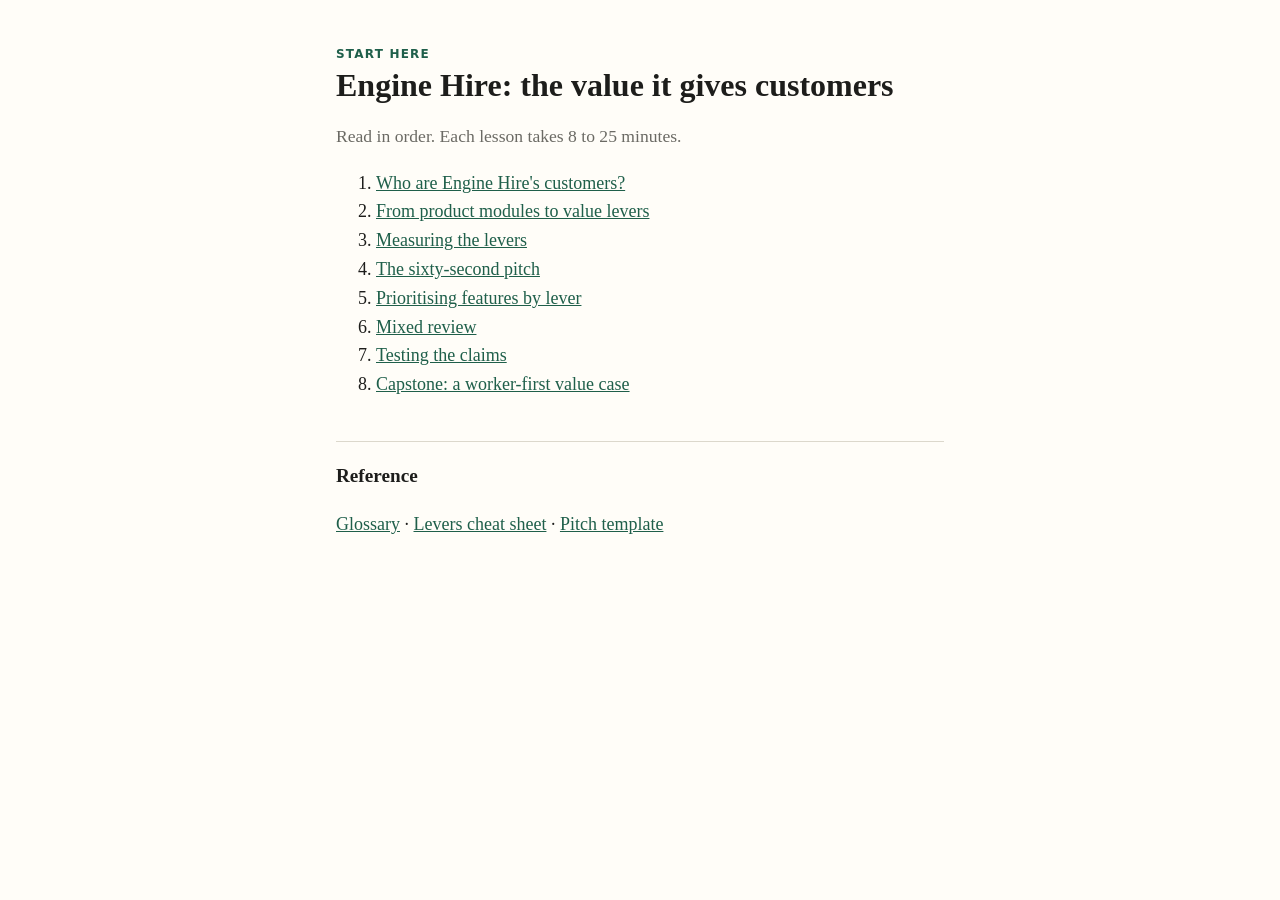
<file: index.html>
<!doctype html>
<html lang="en"><head><meta charset="utf-8"><meta name="viewport" content="width=device-width,initial-scale=1">
<title>Engine Hire Course</title><link rel="stylesheet" href="assets/style.css"></head><body><main>
<div class="kicker">Start here</div><h1>Engine Hire: the value it gives customers</h1>
<p class="lede">Read in order. Each lesson takes 8 to 25 minutes.</p>
<ol>
<li><a href="lessons/0001-who-are-the-customers.html">Who are Engine Hire's customers?</a></li>
<li><a href="lessons/0002-modules-to-value-levers.html">From product modules to value levers</a></li>
<li><a href="lessons/0003-measuring-the-levers.html">Measuring the levers</a></li>
<li><a href="lessons/0004-the-sixty-second-pitch.html">The sixty-second pitch</a></li>
<li><a href="lessons/0005-prioritising-features.html">Prioritising features by lever</a></li>
<li><a href="lessons/0006-mixed-review.html">Mixed review</a></li>
<li><a href="lessons/0007-testing-the-claims.html">Testing the claims</a></li>
<li><a href="lessons/0008-capstone-value-case.html">Capstone: a worker-first value case</a></li>
</ol>
<h2>Reference</h2>
<p><a href="reference/glossary.html">Glossary</a> · <a href="reference/levers-cheatsheet.html">Levers cheat sheet</a> · <a href="reference/pitch-template.html">Pitch template</a></p>
</main></body></html>
</file>
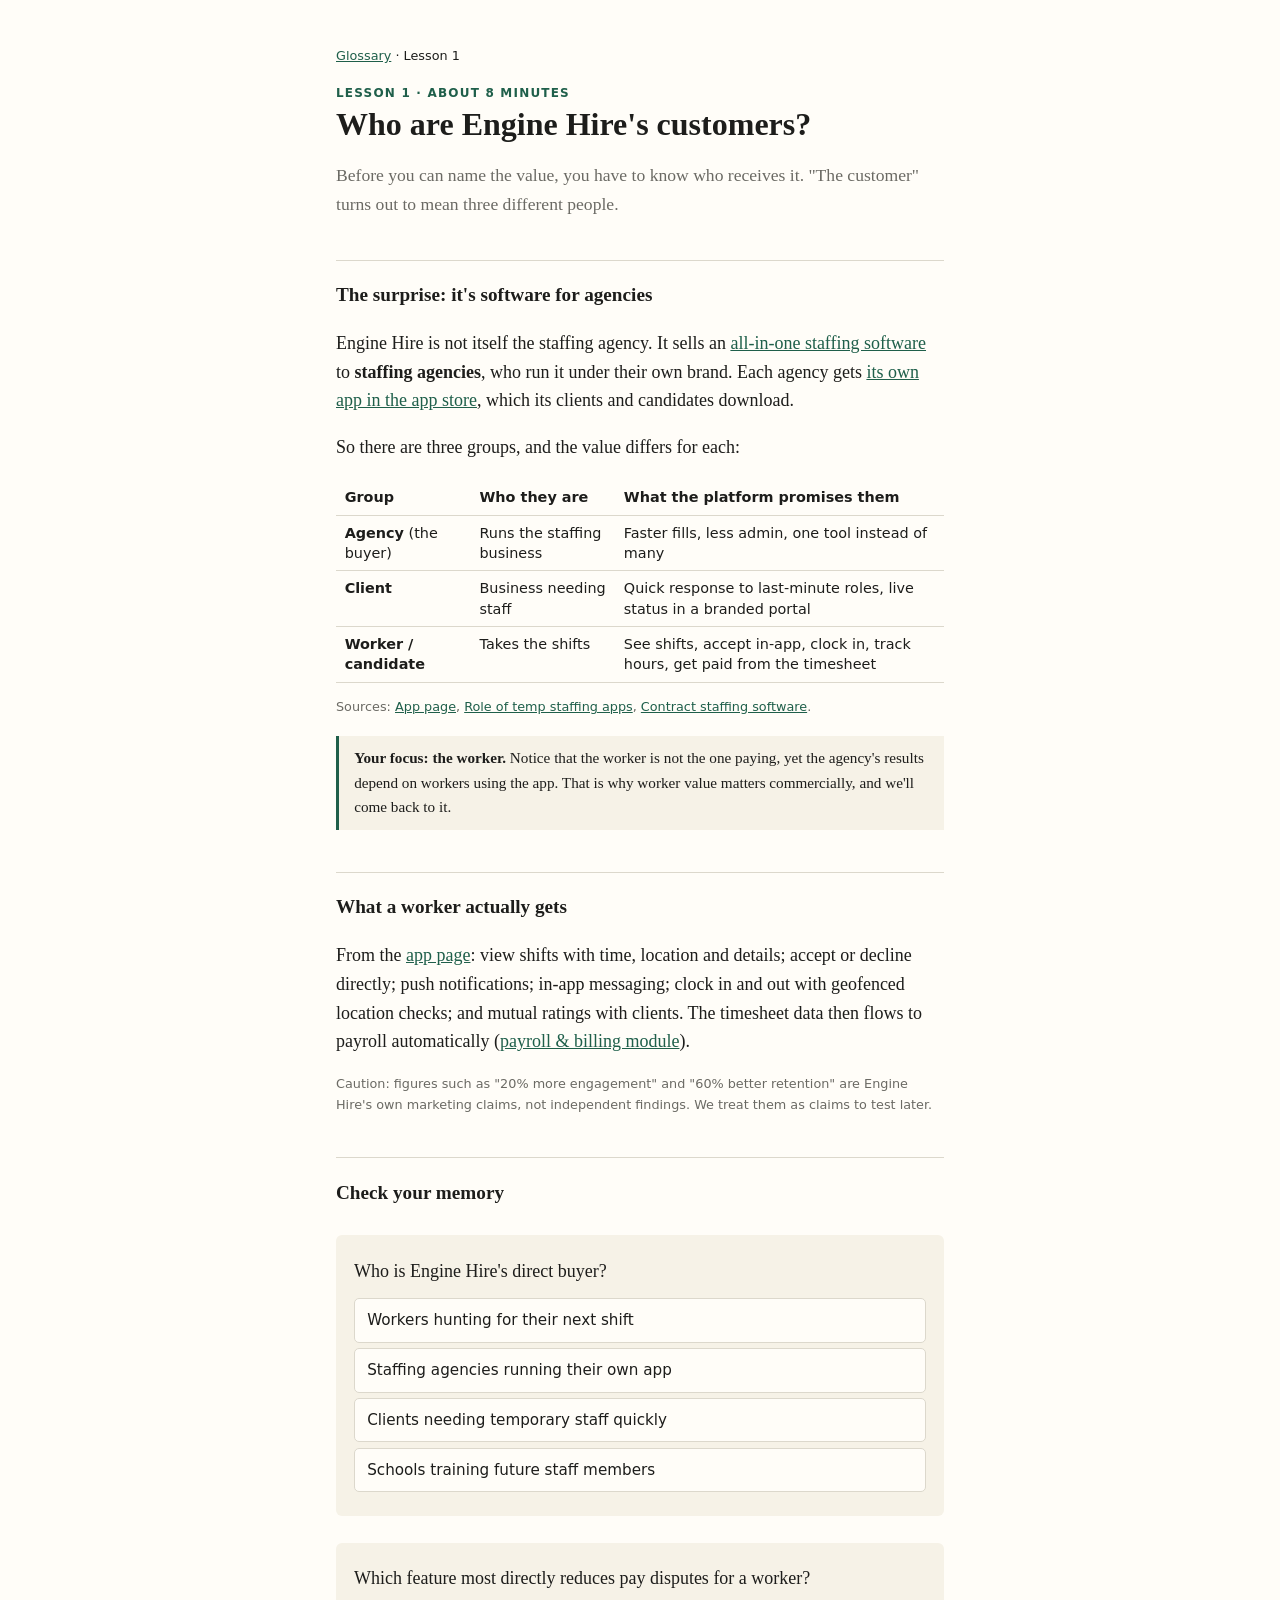
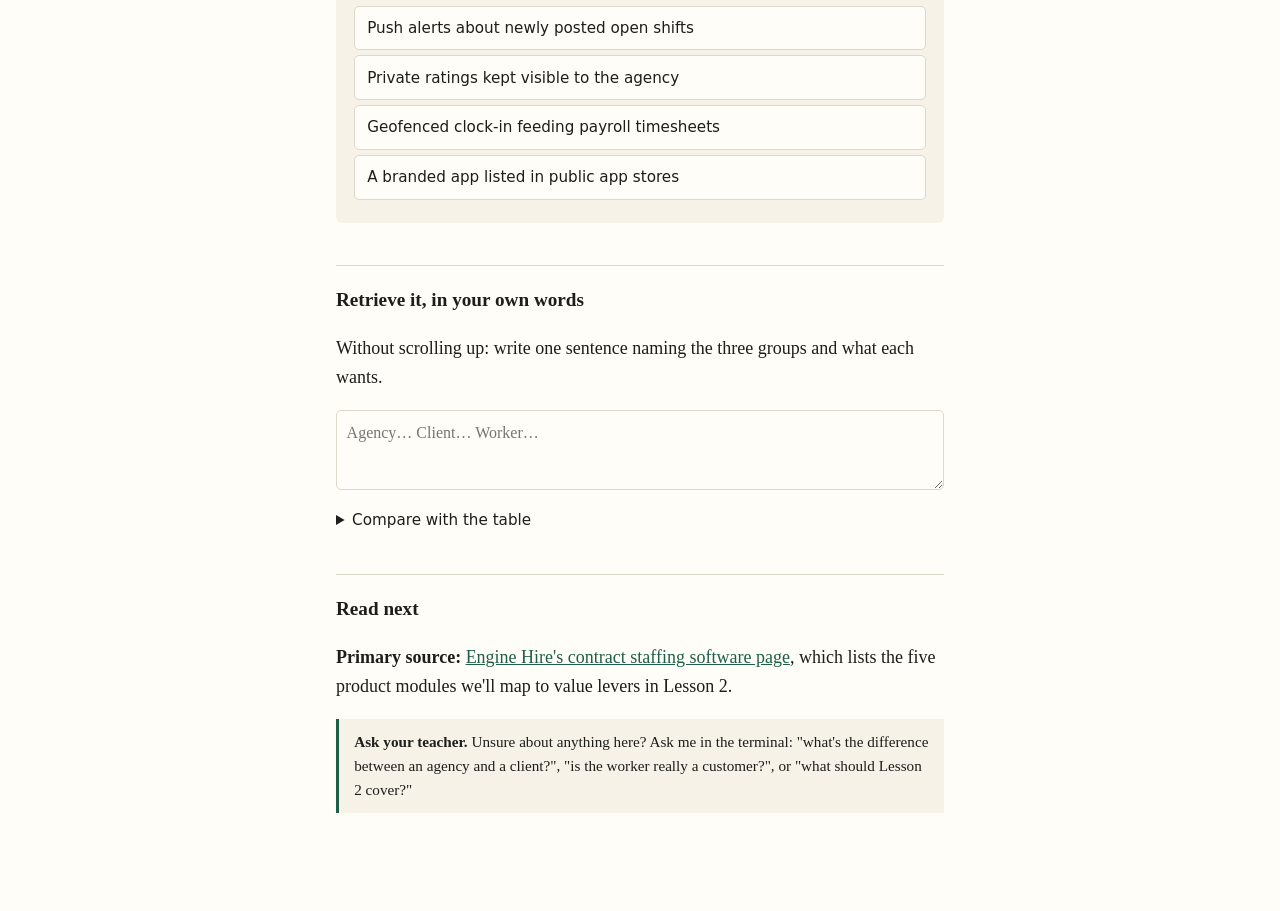
<file: lessons/0001-who-are-the-customers.html>
<!doctype html>
<html lang="en"><head><meta charset="utf-8"><meta name="viewport" content="width=device-width,initial-scale=1">
<title>Lesson 1 – Who are Engine Hire's customers?</title>
<link rel="stylesheet" href="../assets/style.css"></head><body><main>
<nav class="crumbs"><a href="../reference/glossary.html">Glossary</a> · Lesson 1</nav>
<div class="kicker">Lesson 1 · about 8 minutes</div>
<h1>Who are Engine Hire's customers?</h1>
<p class="lede">Before you can name the value, you have to know who receives it. "The customer" turns out to mean three different people.</p>

<h2>The surprise: it's software for agencies</h2>
<p>Engine Hire is not itself the staffing agency. It sells an <a href="https://enginehire.io/contract-staffing-software">all-in-one staffing software</a> to <strong>staffing agencies</strong>, who run it under their own brand. Each agency gets <a href="https://enginehire.io/app">its own app in the app store</a>, which its clients and candidates download.</p>
<p>So there are three groups, and the value differs for each:</p>

<table>
<tr><th>Group</th><th>Who they are</th><th>What the platform promises them</th></tr>
<tr><td><strong>Agency</strong> (the buyer)</td><td>Runs the staffing business</td><td>Faster fills, less admin, one tool instead of many</td></tr>
<tr><td><strong>Client</strong></td><td>Business needing staff</td><td>Quick response to last-minute roles, live status in a branded portal</td></tr>
<tr><td><strong>Worker / candidate</strong></td><td>Takes the shifts</td><td>See shifts, accept in-app, clock in, track hours, get paid from the timesheet</td></tr>
</table>
<p class="claim">Sources: <a href="https://enginehire.io/app">App page</a>, <a href="https://enginehire.io/rise-on-demand-staffing-role-temp-staffing-apps/">Role of temp staffing apps</a>, <a href="https://enginehire.io/contract-staffing-software">Contract staffing software</a>.</p>

<div class="note"><strong>Your focus: the worker.</strong> Notice that the worker is not the one paying, yet the agency's results depend on workers using the app. That is why worker value matters commercially, and we'll come back to it.</div>

<h2>What a worker actually gets</h2>
<p>From the <a href="https://enginehire.io/app">app page</a>: view shifts with time, location and details; accept or decline directly; push notifications; in-app messaging; clock in and out with geofenced location checks; and mutual ratings with clients. The timesheet data then flows to payroll automatically (<a href="https://enginehire.io/contract-staffing-software">payroll &amp; billing module</a>).</p>
<p class="claim">Caution: figures such as "20% more engagement" and "60% better retention" are Engine Hire's own marketing claims, not independent findings. We treat them as claims to test later.</p>

<h2>Check your memory</h2>
<div class="quiz"><p>Who is Engine Hire's direct buyer?</p>
<button>Workers hunting for their next shift</button>
<button data-correct>Staffing agencies running their own app</button>
<button>Clients needing temporary staff quickly</button>
<button>Schools training future staff members</button>
<div class="why">Engine Hire sells to agencies; clients and workers use the agency-branded app.</div></div>

<div class="quiz"><p>Which feature most directly reduces pay disputes for a worker?</p>
<button>Push alerts about newly posted open shifts</button>
<button>Private ratings kept visible to the agency</button>
<button data-correct>Geofenced clock-in feeding payroll timesheets</button>
<button>A branded app listed in public app stores</button>
<div class="why">Hours are recorded at the place of work and passed to payroll automatically, so there is less to argue about. This is our inference from the feature descriptions, not a stated Engine Hire claim.</div></div>

<h2>Retrieve it, in your own words</h2>
<p>Without scrolling up: write one sentence naming the three groups and what each wants.</p>
<textarea class="recall" placeholder="Agency… Client… Worker…"></textarea>
<details class="reveal"><summary>Compare with the table</summary>Agency wants faster fills and less admin; client wants reliable quick cover; worker wants easy access to shifts and accurate pay.</details>

<h2>Read next</h2>
<p><strong>Primary source:</strong> <a href="https://enginehire.io/contract-staffing-software">Engine Hire's contract staffing software page</a>, which lists the five product modules we'll map to value levers in Lesson 2.</p>
<div class="note"><strong>Ask your teacher.</strong> Unsure about anything here? Ask me in the terminal: "what's the difference between an agency and a client?", "is the worker really a customer?", or "what should Lesson 2 cover?"</div>
</main><script src="../assets/quiz.js"></script></body></html>
</file>
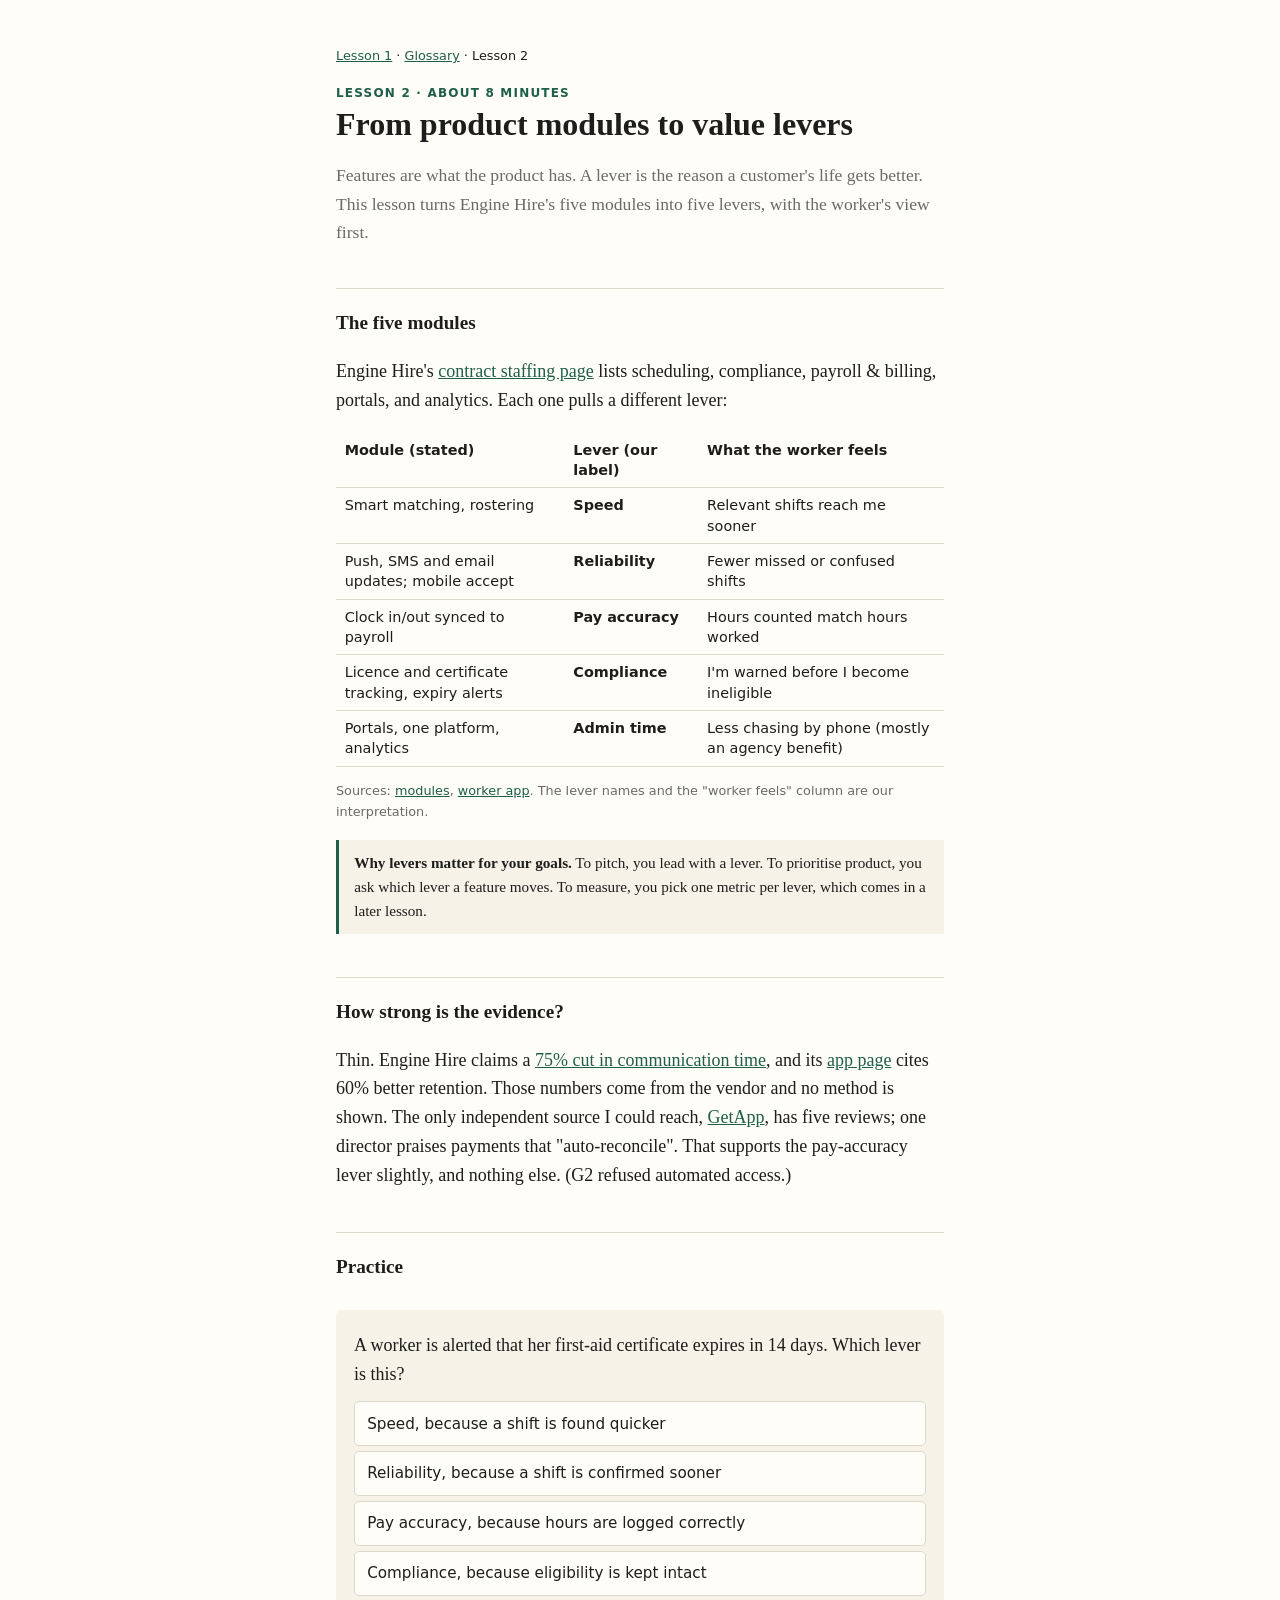
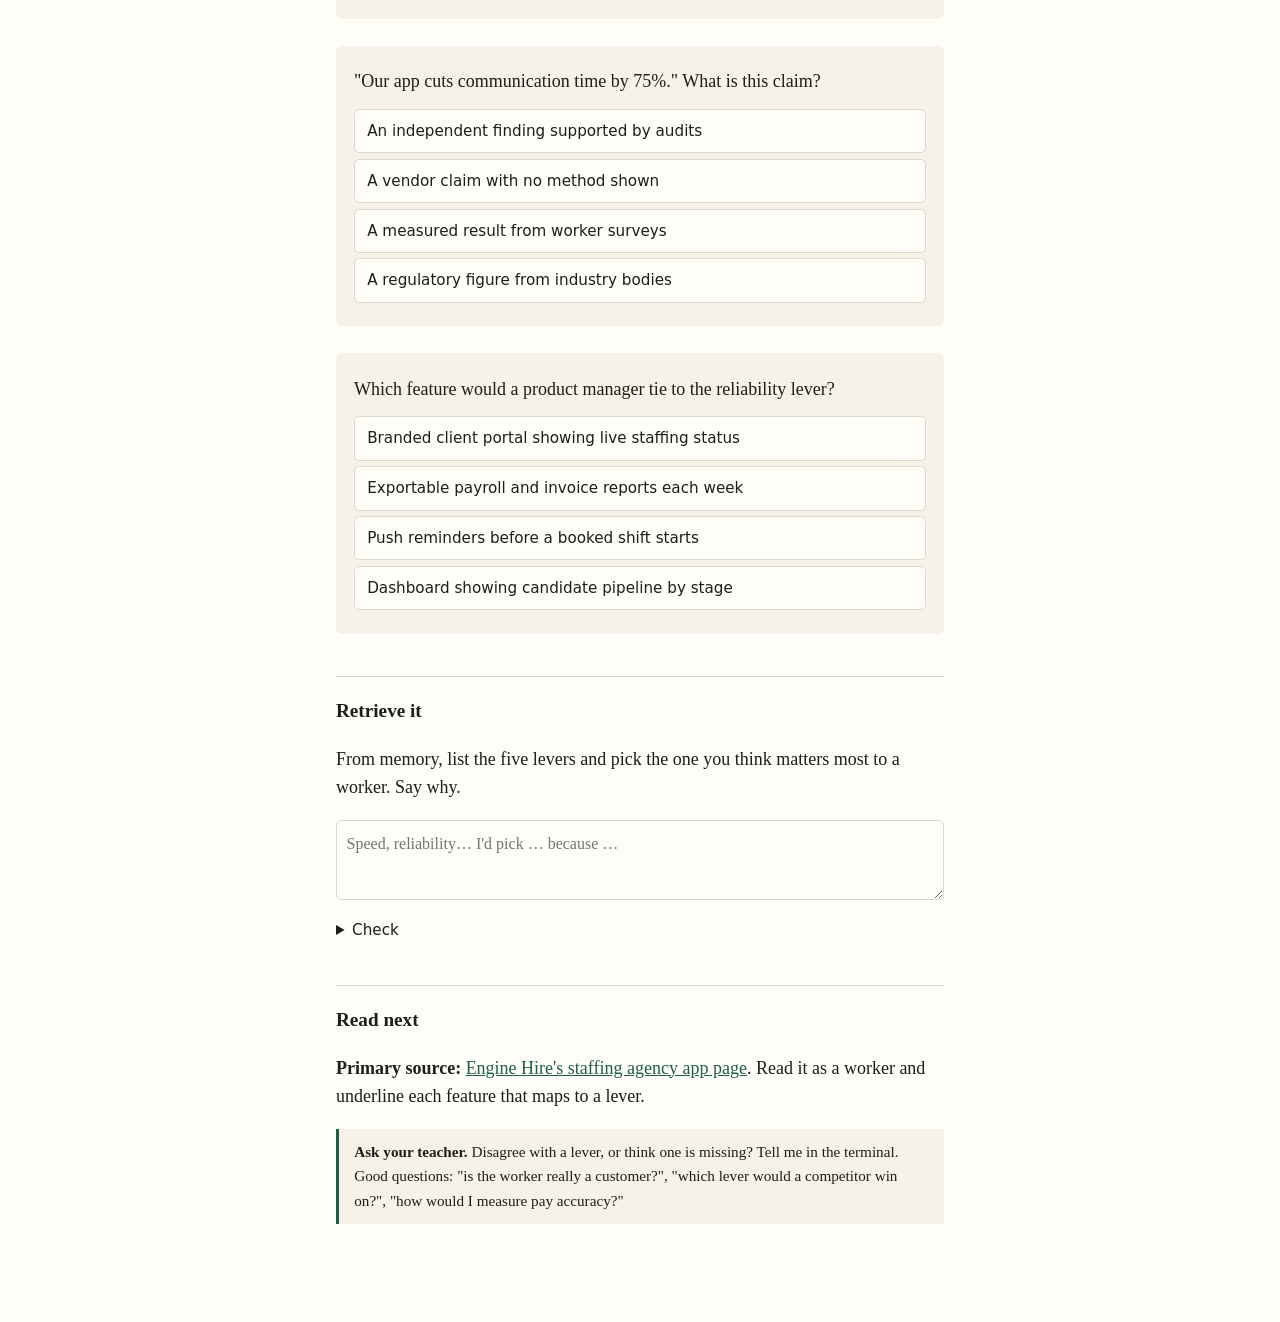
<file: lessons/0002-modules-to-value-levers.html>
<!doctype html>
<html lang="en"><head><meta charset="utf-8"><meta name="viewport" content="width=device-width,initial-scale=1">
<title>Lesson 2 – From modules to value levers</title>
<link rel="stylesheet" href="../assets/style.css"></head><body><main>
<nav class="crumbs"><a href="0001-who-are-the-customers.html">Lesson 1</a> · <a href="../reference/glossary.html">Glossary</a> · Lesson 2</nav>
<div class="kicker">Lesson 2 · about 8 minutes</div>
<h1>From product modules to value levers</h1>
<p class="lede">Features are what the product has. A lever is the reason a customer's life gets better. This lesson turns Engine Hire's five modules into five levers, with the worker's view first.</p>

<h2>The five modules</h2>
<p>Engine Hire's <a href="https://enginehire.io/contract-staffing-software">contract staffing page</a> lists scheduling, compliance, payroll &amp; billing, portals, and analytics. Each one pulls a different lever:</p>
<table>
<tr><th>Module (stated)</th><th>Lever (our label)</th><th>What the worker feels</th></tr>
<tr><td>Smart matching, rostering</td><td><strong>Speed</strong></td><td>Relevant shifts reach me sooner</td></tr>
<tr><td>Push, SMS and email updates; mobile accept</td><td><strong>Reliability</strong></td><td>Fewer missed or confused shifts</td></tr>
<tr><td>Clock in/out synced to payroll</td><td><strong>Pay accuracy</strong></td><td>Hours counted match hours worked</td></tr>
<tr><td>Licence and certificate tracking, expiry alerts</td><td><strong>Compliance</strong></td><td>I'm warned before I become ineligible</td></tr>
<tr><td>Portals, one platform, analytics</td><td><strong>Admin time</strong></td><td>Less chasing by phone (mostly an agency benefit)</td></tr>
</table>
<p class="claim">Sources: <a href="https://enginehire.io/contract-staffing-software">modules</a>, <a href="https://enginehire.io/app">worker app</a>. The lever names and the "worker feels" column are our interpretation.</p>

<div class="note"><strong>Why levers matter for your goals.</strong> To pitch, you lead with a lever. To prioritise product, you ask which lever a feature moves. To measure, you pick one metric per lever, which comes in a later lesson.</div>

<h2>How strong is the evidence?</h2>
<p>Thin. Engine Hire claims a <a href="https://enginehire.io/contract-staffing-software">75% cut in communication time</a>, and its <a href="https://enginehire.io/app">app page</a> cites 60% better retention. Those numbers come from the vendor and no method is shown. The only independent source I could reach, <a href="https://www.getapp.com/hr-employee-management-software/a/enginehire/reviews/">GetApp</a>, has five reviews; one director praises payments that "auto-reconcile". That supports the pay-accuracy lever slightly, and nothing else. (G2 refused automated access.)</p>

<h2>Practice</h2>
<div class="quiz"><p>A worker is alerted that her first-aid certificate expires in 14 days. Which lever is this?</p>
<button>Speed, because a shift is found quicker</button>
<button>Reliability, because a shift is confirmed sooner</button>
<button>Pay accuracy, because hours are logged correctly</button>
<button data-correct>Compliance, because eligibility is kept intact</button>
<div class="why">Expiry alerts belong to the compliance module and protect the worker's ability to keep working.</div></div>

<div class="quiz"><p>"Our app cuts communication time by 75%." What is this claim?</p>
<button>An independent finding supported by audits</button>
<button data-correct>A vendor claim with no method shown</button>
<button>A measured result from worker surveys</button>
<button>A regulatory figure from industry bodies</button>
<div class="why">It appears only on Engine Hire's own marketing page, so treat it as a hypothesis to test.</div></div>

<div class="quiz"><p>Which feature would a product manager tie to the reliability lever?</p>
<button>Branded client portal showing live staffing status</button>
<button>Exportable payroll and invoice reports each week</button>
<button data-correct>Push reminders before a booked shift starts</button>
<button>Dashboard showing candidate pipeline by stage</button>
<div class="why">Reminders directly target no-shows and late arrivals. The others serve admin time or visibility.</div></div>

<h2>Retrieve it</h2>
<p>From memory, list the five levers and pick the one you think matters most to a worker. Say why.</p>
<textarea class="recall" placeholder="Speed, reliability… I'd pick … because …"></textarea>
<details class="reveal"><summary>Check</summary>Speed, reliability, pay accuracy, compliance, admin time. Many would argue pay accuracy or reliability matters most to workers, but that is a judgement we'll test with evidence later.</details>

<h2>Read next</h2>
<p><strong>Primary source:</strong> <a href="https://enginehire.io/app">Engine Hire's staffing agency app page</a>. Read it as a worker and underline each feature that maps to a lever.</p>
<div class="note"><strong>Ask your teacher.</strong> Disagree with a lever, or think one is missing? Tell me in the terminal. Good questions: "is the worker really a customer?", "which lever would a competitor win on?", "how would I measure pay accuracy?"</div>
</main><script src="../assets/quiz.js"></script></body></html>
</file>
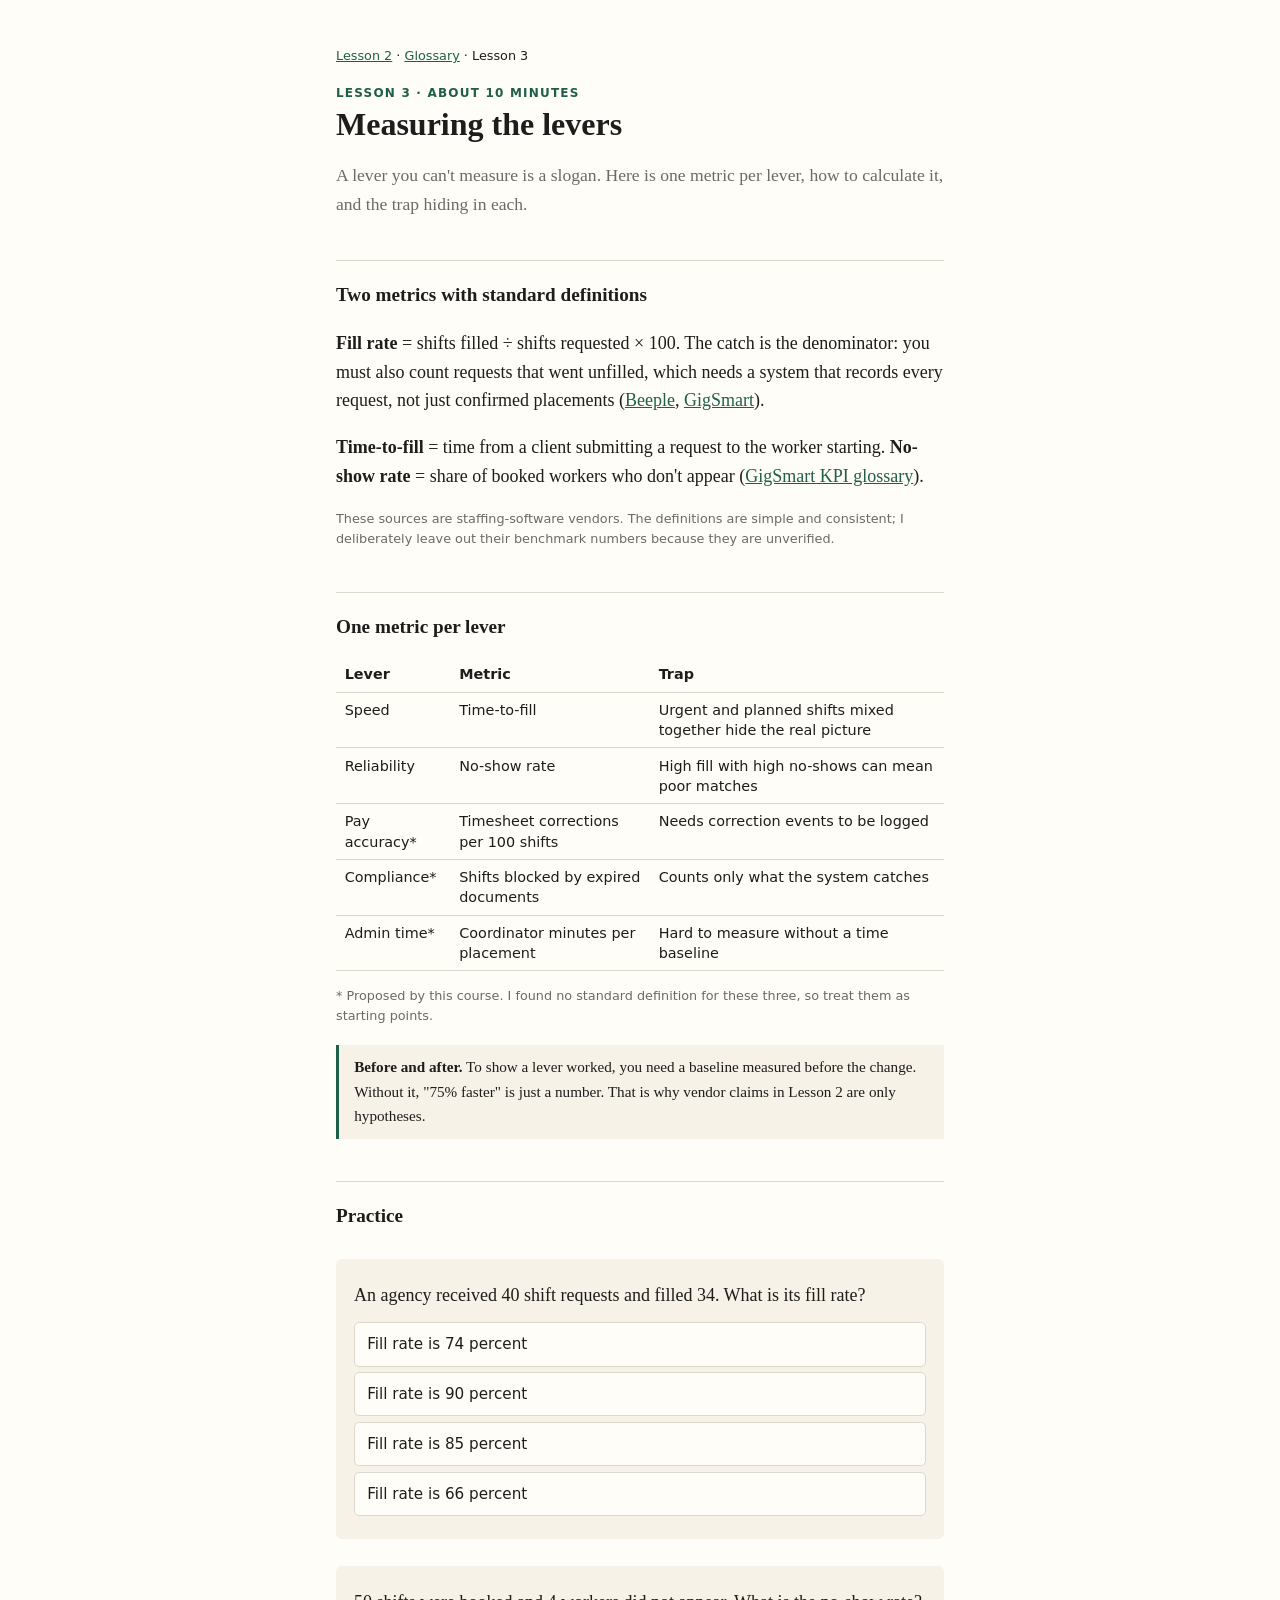
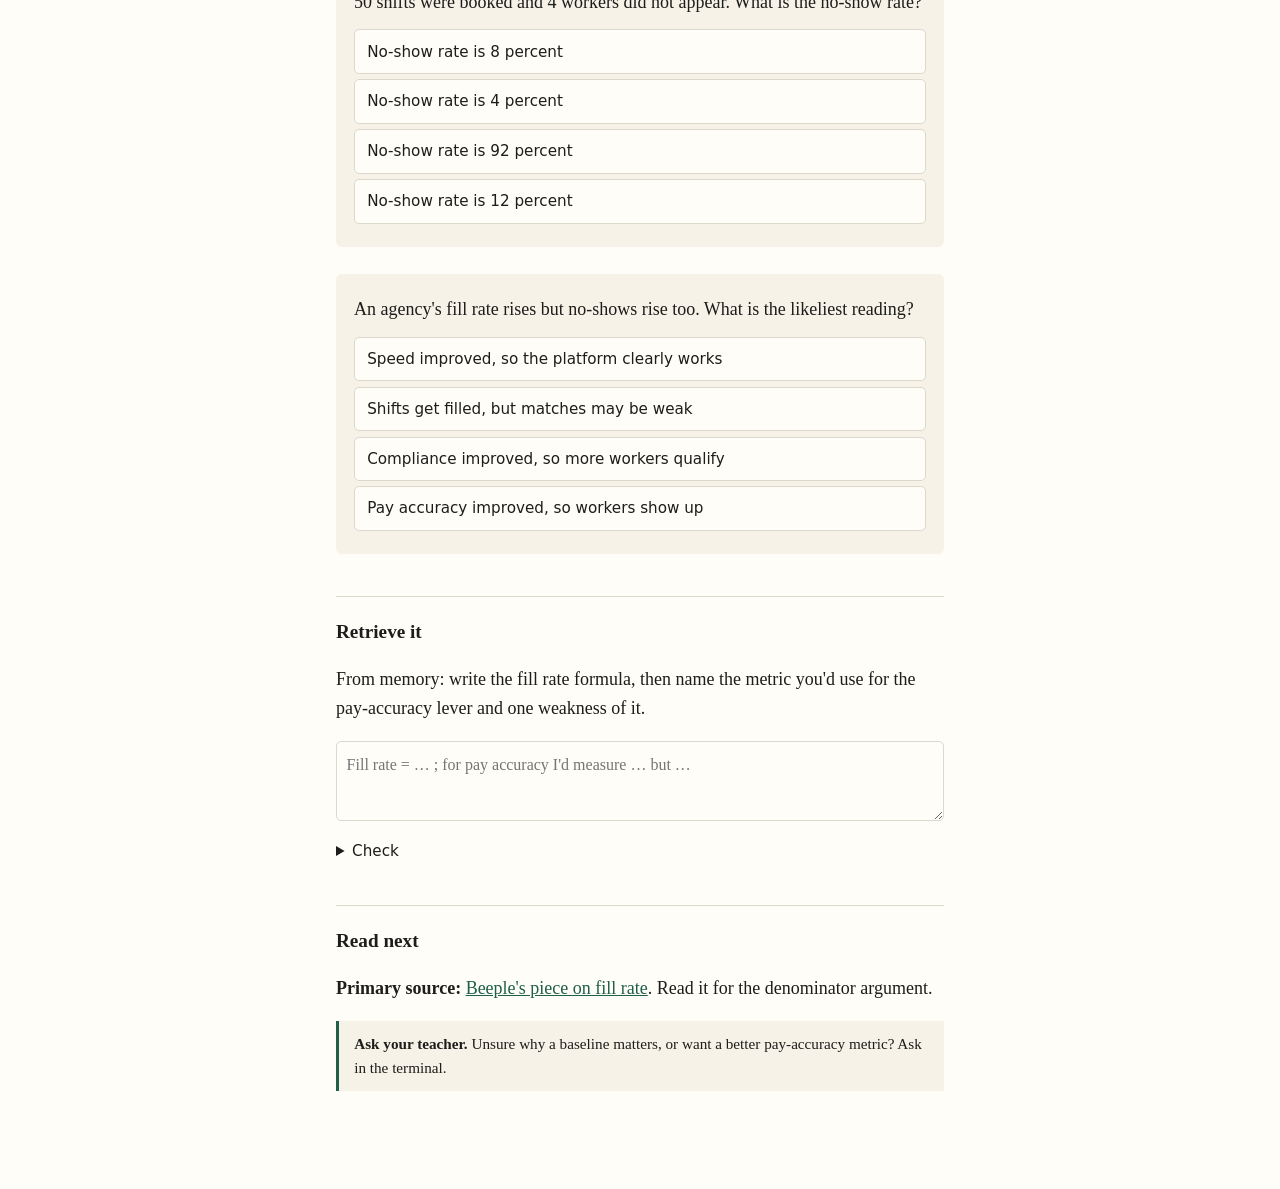
<file: lessons/0003-measuring-the-levers.html>
<!doctype html>
<html lang="en"><head><meta charset="utf-8"><meta name="viewport" content="width=device-width,initial-scale=1">
<title>Lesson 3 – Measuring the levers</title>
<link rel="stylesheet" href="../assets/style.css"></head><body><main>
<nav class="crumbs"><a href="0002-modules-to-value-levers.html">Lesson 2</a> · <a href="../reference/glossary.html">Glossary</a> · Lesson 3</nav>
<div class="kicker">Lesson 3 · about 10 minutes</div>
<h1>Measuring the levers</h1>
<p class="lede">A lever you can't measure is a slogan. Here is one metric per lever, how to calculate it, and the trap hiding in each.</p>

<h2>Two metrics with standard definitions</h2>
<p><strong>Fill rate</strong> = shifts filled ÷ shifts requested × 100. The catch is the denominator: you must also count requests that went unfilled, which needs a system that records every request, not just confirmed placements (<a href="https://www.beeple.eu/en/post/fill-rate-the-kpi-that-determines-how-much-revenue-your-agency-is-missing-out-on">Beeple</a>, <a href="https://gigsmart.com/glossary/fill-rate">GigSmart</a>).</p>
<p><strong>Time-to-fill</strong> = time from a client submitting a request to the worker starting. <strong>No-show rate</strong> = share of booked workers who don't appear (<a href="https://gigsmart.com/glossary/key-performance-indicator-kpi">GigSmart KPI glossary</a>).</p>
<p class="claim">These sources are staffing-software vendors. The definitions are simple and consistent; I deliberately leave out their benchmark numbers because they are unverified.</p>

<h2>One metric per lever</h2>
<table>
<tr><th>Lever</th><th>Metric</th><th>Trap</th></tr>
<tr><td>Speed</td><td>Time-to-fill</td><td>Urgent and planned shifts mixed together hide the real picture</td></tr>
<tr><td>Reliability</td><td>No-show rate</td><td>High fill with high no-shows can mean poor matches</td></tr>
<tr><td>Pay accuracy*</td><td>Timesheet corrections per 100 shifts</td><td>Needs correction events to be logged</td></tr>
<tr><td>Compliance*</td><td>Shifts blocked by expired documents</td><td>Counts only what the system catches</td></tr>
<tr><td>Admin time*</td><td>Coordinator minutes per placement</td><td>Hard to measure without a time baseline</td></tr>
</table>
<p class="claim">* Proposed by this course. I found no standard definition for these three, so treat them as starting points.</p>

<div class="note"><strong>Before and after.</strong> To show a lever worked, you need a baseline measured before the change. Without it, "75% faster" is just a number. That is why vendor claims in Lesson 2 are only hypotheses.</div>

<h2>Practice</h2>
<div class="quiz"><p>An agency received 40 shift requests and filled 34. What is its fill rate?</p>
<button>Fill rate is 74 percent</button>
<button>Fill rate is 90 percent</button>
<button data-correct>Fill rate is 85 percent</button>
<button>Fill rate is 66 percent</button>
<div class="why">34 ÷ 40 = 0.85. The 6 unfilled requests stay in the denominator.</div></div>

<div class="quiz"><p>50 shifts were booked and 4 workers did not appear. What is the no-show rate?</p>
<button data-correct>No-show rate is 8 percent</button>
<button>No-show rate is 4 percent</button>
<button>No-show rate is 92 percent</button>
<button>No-show rate is 12 percent</button>
<div class="why">4 ÷ 50 = 0.08.</div></div>

<div class="quiz"><p>An agency's fill rate rises but no-shows rise too. What is the likeliest reading?</p>
<button>Speed improved, so the platform clearly works</button>
<button data-correct>Shifts get filled, but matches may be weak</button>
<button>Compliance improved, so more workers qualify</button>
<button>Pay accuracy improved, so workers show up</button>
<div class="why">Fill rate alone counts bookings, not attendance. Pairing it with no-show rate exposes poor matches. This reasoning follows the <a href="https://innovationuae.com/?p=1547">warning in this KPI roundup</a>, which is a weak source.</div></div>

<h2>Retrieve it</h2>
<p>From memory: write the fill rate formula, then name the metric you'd use for the pay-accuracy lever and one weakness of it.</p>
<textarea class="recall" placeholder="Fill rate = … ; for pay accuracy I'd measure … but …"></textarea>
<details class="reveal"><summary>Check</summary>Fill rate = shifts filled ÷ shifts requested × 100. Pay accuracy: timesheet corrections per 100 shifts, which depends on corrections being recorded.</details>

<h2>Read next</h2>
<p><strong>Primary source:</strong> <a href="https://www.beeple.eu/en/post/fill-rate-the-kpi-that-determines-how-much-revenue-your-agency-is-missing-out-on">Beeple's piece on fill rate</a>. Read it for the denominator argument.</p>
<div class="note"><strong>Ask your teacher.</strong> Unsure why a baseline matters, or want a better pay-accuracy metric? Ask in the terminal.</div>
</main><script src="../assets/quiz.js"></script></body></html>
</file>
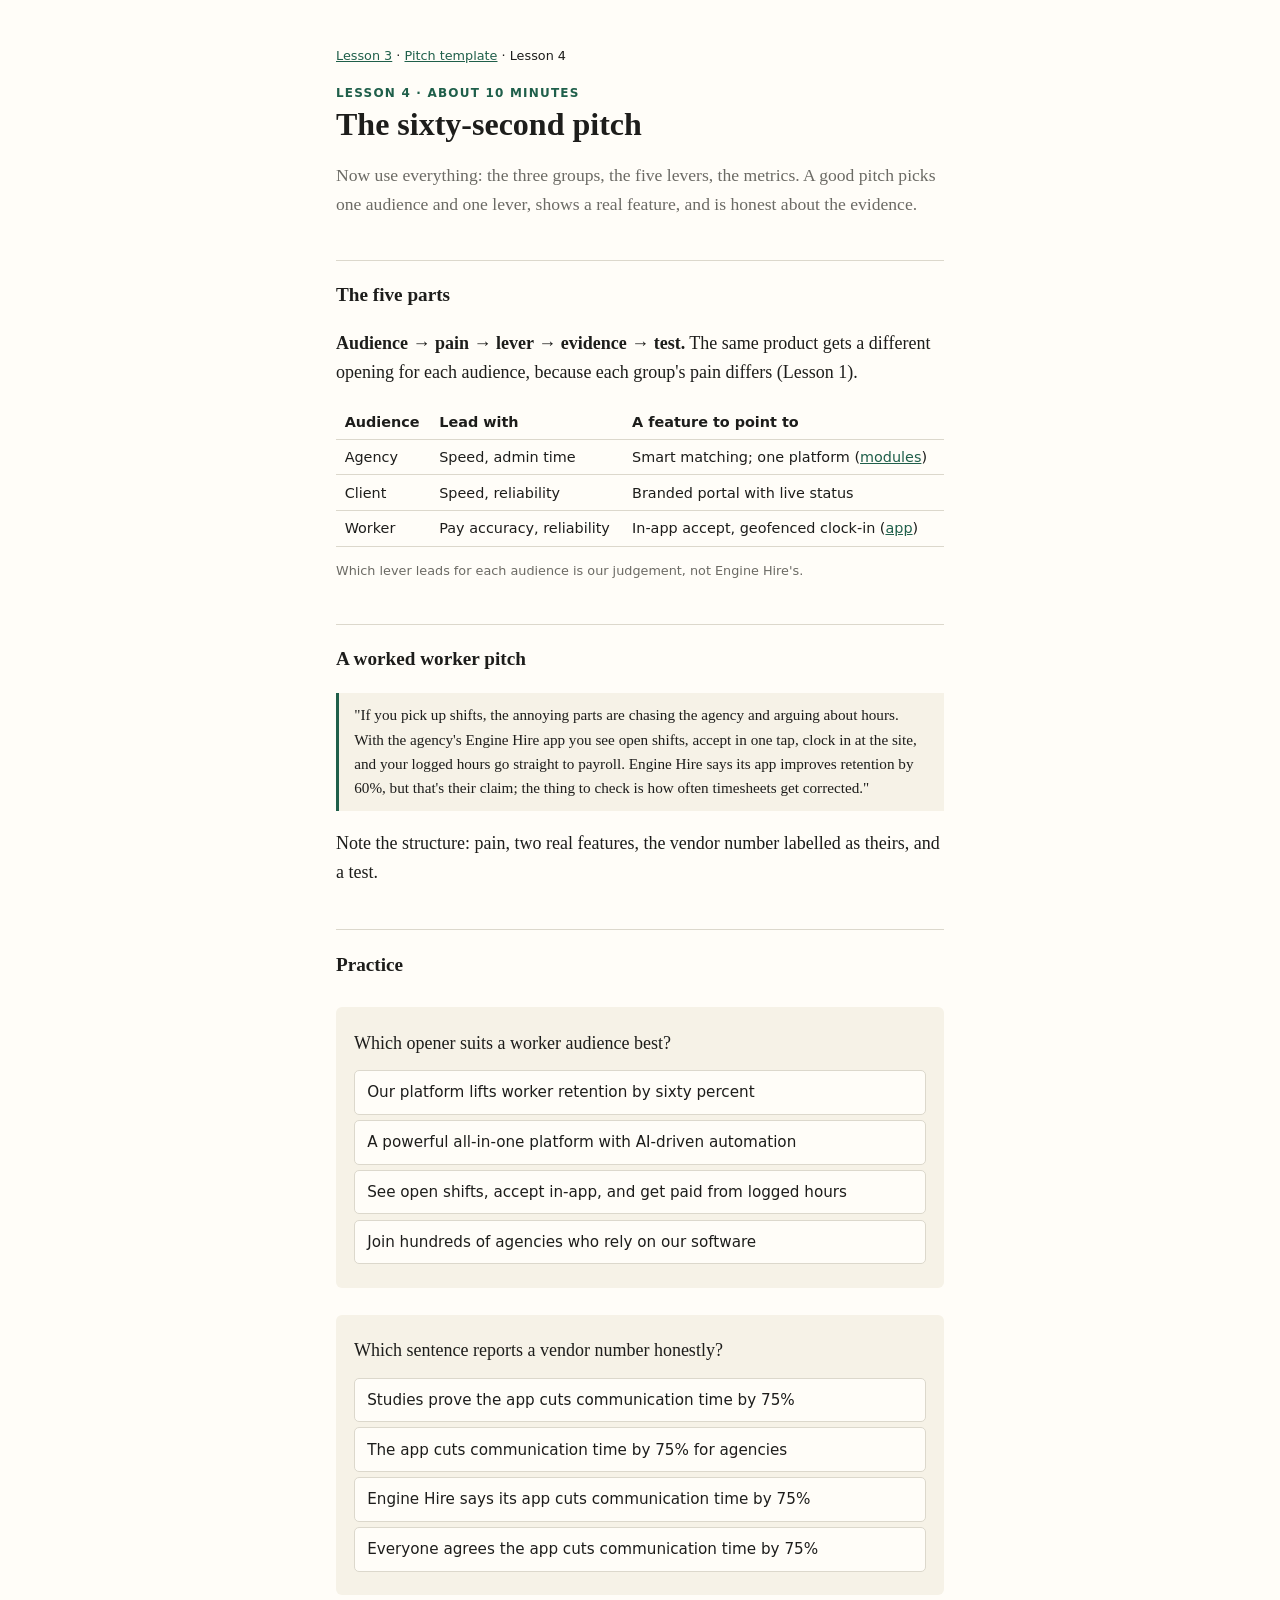
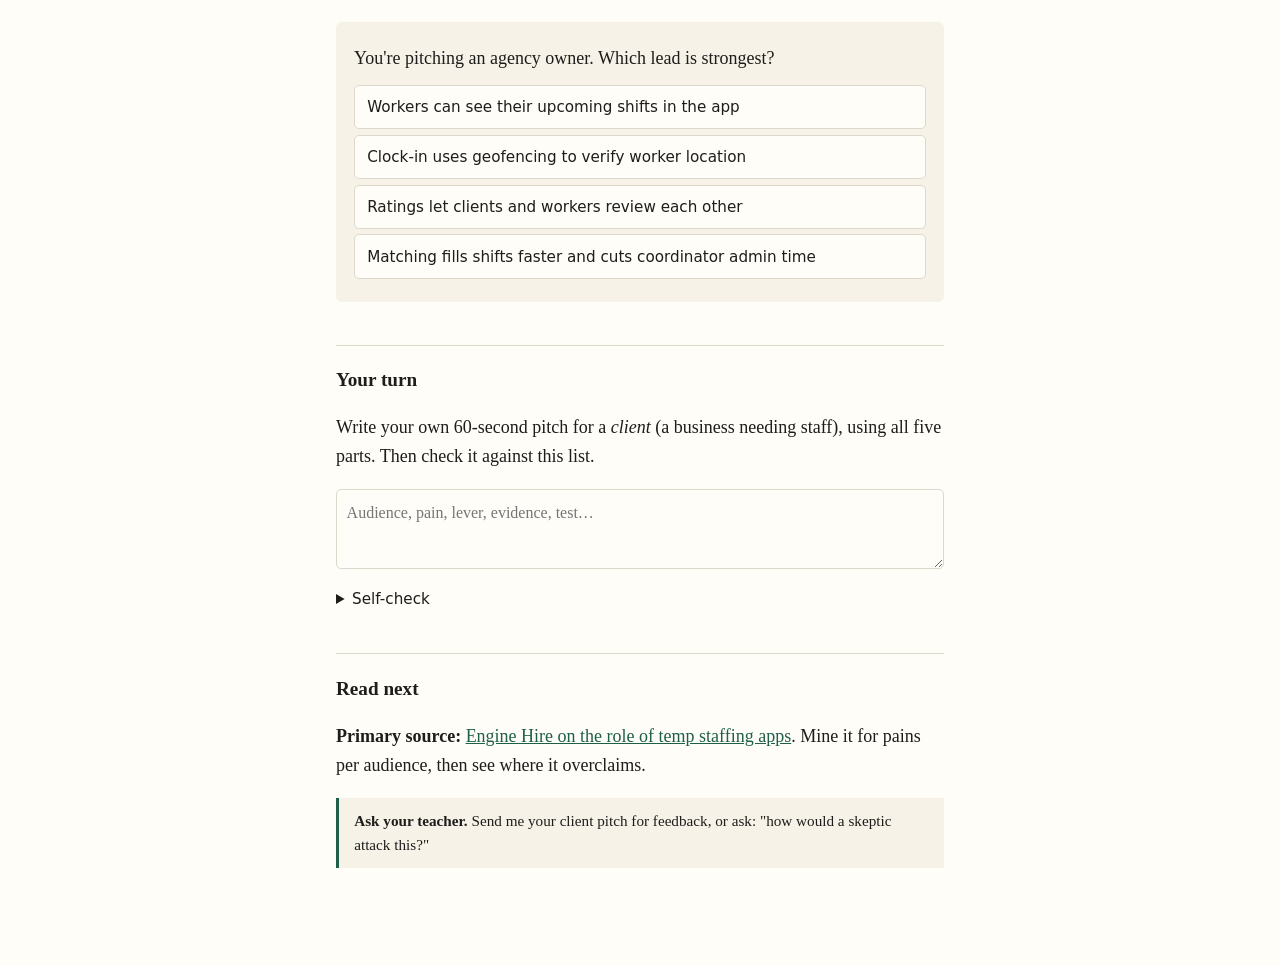
<file: lessons/0004-the-sixty-second-pitch.html>
<!doctype html>
<html lang="en"><head><meta charset="utf-8"><meta name="viewport" content="width=device-width,initial-scale=1">
<title>Lesson 4 – The sixty-second pitch</title>
<link rel="stylesheet" href="../assets/style.css"></head><body><main>
<nav class="crumbs"><a href="0003-measuring-the-levers.html">Lesson 3</a> · <a href="../reference/pitch-template.html">Pitch template</a> · Lesson 4</nav>
<div class="kicker">Lesson 4 · about 10 minutes</div>
<h1>The sixty-second pitch</h1>
<p class="lede">Now use everything: the three groups, the five levers, the metrics. A good pitch picks one audience and one lever, shows a real feature, and is honest about the evidence.</p>

<h2>The five parts</h2>
<p><strong>Audience → pain → lever → evidence → test.</strong> The same product gets a different opening for each audience, because each group's pain differs (Lesson 1).</p>
<table>
<tr><th>Audience</th><th>Lead with</th><th>A feature to point to</th></tr>
<tr><td>Agency</td><td>Speed, admin time</td><td>Smart matching; one platform (<a href="https://enginehire.io/contract-staffing-software">modules</a>)</td></tr>
<tr><td>Client</td><td>Speed, reliability</td><td>Branded portal with live status</td></tr>
<tr><td>Worker</td><td>Pay accuracy, reliability</td><td>In-app accept, geofenced clock-in (<a href="https://enginehire.io/app">app</a>)</td></tr>
</table>
<p class="claim">Which lever leads for each audience is our judgement, not Engine Hire's.</p>

<h2>A worked worker pitch</h2>
<div class="note">"If you pick up shifts, the annoying parts are chasing the agency and arguing about hours. With the agency's Engine Hire app you see open shifts, accept in one tap, clock in at the site, and your logged hours go straight to payroll. Engine Hire says its app improves retention by 60%, but that's their claim; the thing to check is how often timesheets get corrected."</div>
<p>Note the structure: pain, two real features, the vendor number labelled as theirs, and a test.</p>

<h2>Practice</h2>
<div class="quiz"><p>Which opener suits a worker audience best?</p>
<button>Our platform lifts worker retention by sixty percent</button>
<button>A powerful all-in-one platform with AI-driven automation</button>
<button data-correct>See open shifts, accept in-app, and get paid from logged hours</button>
<button>Join hundreds of agencies who rely on our software</button>
<div class="why">It names concrete features the worker uses (<a href="https://enginehire.io/app">app page</a>). The others lead with an unsupported number, jargon or an agency-focused claim.</div></div>

<div class="quiz"><p>Which sentence reports a vendor number honestly?</p>
<button>Studies prove the app cuts communication time by 75%</button>
<button>The app cuts communication time by 75% for agencies</button>
<button data-correct>Engine Hire says its app cuts communication time by 75%</button>
<button>Everyone agrees the app cuts communication time by 75%</button>
<div class="why">Attributing the number keeps the claim honest. The page gives no method for it.</div></div>

<div class="quiz"><p>You're pitching an agency owner. Which lead is strongest?</p>
<button>Workers can see their upcoming shifts in the app</button>
<button>Clock-in uses geofencing to verify worker location</button>
<button>Ratings let clients and workers review each other</button>
<button data-correct>Matching fills shifts faster and cuts coordinator admin time</button>
<div class="why">Agencies buy the product, and speed and admin time speak to their revenue and costs. The others are real features but worker-facing.</div></div>

<h2>Your turn</h2>
<p>Write your own 60-second pitch for a <em>client</em> (a business needing staff), using all five parts. Then check it against this list.</p>
<textarea class="recall" placeholder="Audience, pain, lever, evidence, test…"></textarea>
<details class="reveal"><summary>Self-check</summary><ul>
<li>One audience, one lead lever?</li>
<li>At least one real feature named?</li>
<li>Every number attributed to its source?</li>
<li>One metric you'd measure before and after?</li></ul>
Paste your pitch into the terminal and I'll critique it.</details>

<h2>Read next</h2>
<p><strong>Primary source:</strong> <a href="https://enginehire.io/rise-on-demand-staffing-role-temp-staffing-apps/">Engine Hire on the role of temp staffing apps</a>. Mine it for pains per audience, then see where it overclaims.</p>
<div class="note"><strong>Ask your teacher.</strong> Send me your client pitch for feedback, or ask: "how would a skeptic attack this?"</div>
</main><script src="../assets/quiz.js"></script></body></html>
</file>
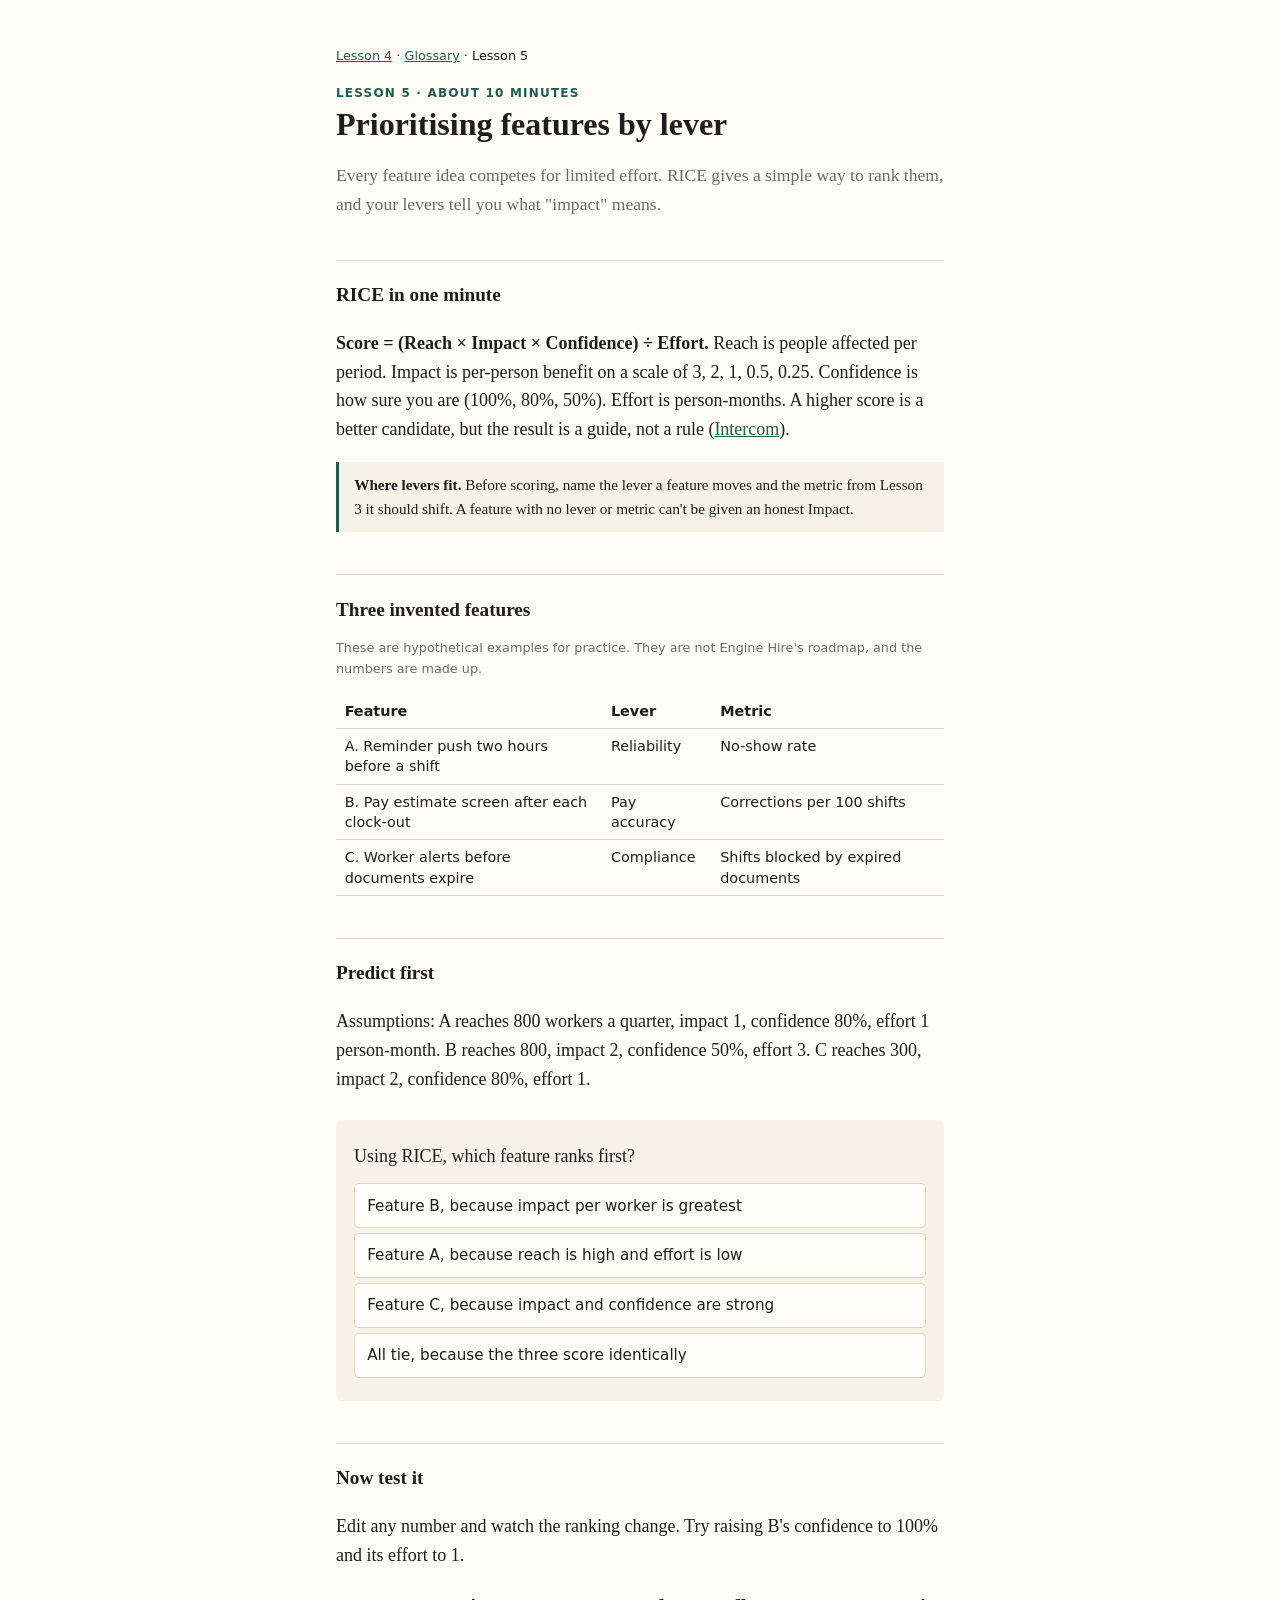
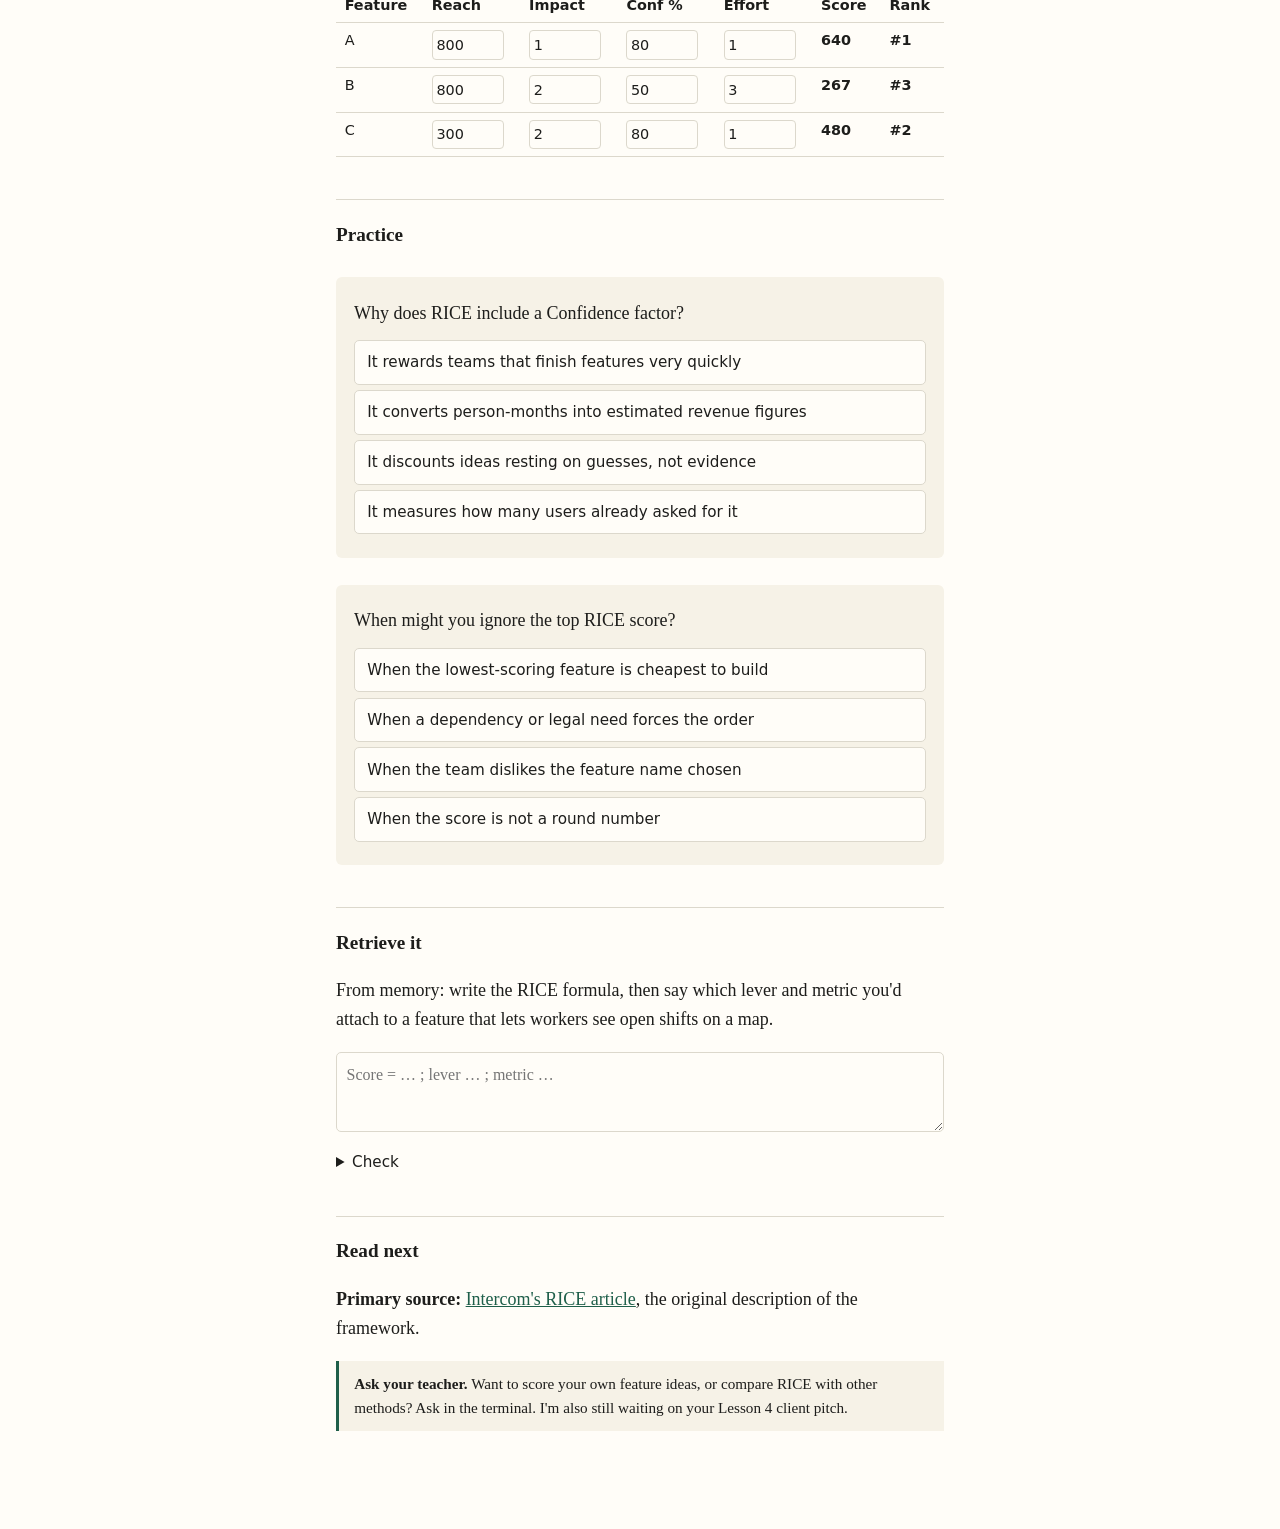
<file: lessons/0005-prioritising-features.html>
<!doctype html>
<html lang="en"><head><meta charset="utf-8"><meta name="viewport" content="width=device-width,initial-scale=1">
<title>Lesson 5 – Prioritising features</title>
<link rel="stylesheet" href="../assets/style.css"></head><body><main>
<nav class="crumbs"><a href="0004-the-sixty-second-pitch.html">Lesson 4</a> · <a href="../reference/glossary.html">Glossary</a> · Lesson 5</nav>
<div class="kicker">Lesson 5 · about 10 minutes</div>
<h1>Prioritising features by lever</h1>
<p class="lede">Every feature idea competes for limited effort. RICE gives a simple way to rank them, and your levers tell you what "impact" means.</p>

<h2>RICE in one minute</h2>
<p><strong>Score = (Reach × Impact × Confidence) ÷ Effort.</strong> Reach is people affected per period. Impact is per-person benefit on a scale of 3, 2, 1, 0.5, 0.25. Confidence is how sure you are (100%, 80%, 50%). Effort is person-months. A higher score is a better candidate, but the result is a guide, not a rule (<a href="https://www.intercom.com/blog/rice-simple-prioritization-for-product-managers/">Intercom</a>).</p>
<div class="note"><strong>Where levers fit.</strong> Before scoring, name the lever a feature moves and the metric from Lesson 3 it should shift. A feature with no lever or metric can't be given an honest Impact.</div>

<h2>Three invented features</h2>
<p class="claim">These are hypothetical examples for practice. They are not Engine Hire's roadmap, and the numbers are made up.</p>
<table>
<tr><th>Feature</th><th>Lever</th><th>Metric</th></tr>
<tr><td>A. Reminder push two hours before a shift</td><td>Reliability</td><td>No-show rate</td></tr>
<tr><td>B. Pay estimate screen after each clock-out</td><td>Pay accuracy</td><td>Corrections per 100 shifts</td></tr>
<tr><td>C. Worker alerts before documents expire</td><td>Compliance</td><td>Shifts blocked by expired documents</td></tr>
</table>

<h2>Predict first</h2>
<p>Assumptions: A reaches 800 workers a quarter, impact 1, confidence 80%, effort 1 person-month. B reaches 800, impact 2, confidence 50%, effort 3. C reaches 300, impact 2, confidence 80%, effort 1.</p>
<div class="quiz"><p>Using RICE, which feature ranks first?</p>
<button>Feature B, because impact per worker is greatest</button>
<button data-correct>Feature A, because reach is high and effort is low</button>
<button>Feature C, because impact and confidence are strong</button>
<button>All tie, because the three score identically</button>
<div class="why">A scores 640, C 480, B about 267. B's low confidence and high effort pull it down. Check below.</div></div>

<h2>Now test it</h2>
<p>Edit any number and watch the ranking change. Try raising B's confidence to 100% and its effort to 1.</p>
<table class="rice">
<tr><th>Feature</th><th>Reach</th><th>Impact</th><th>Conf %</th><th>Effort</th><th>Score</th><th>Rank</th></tr>
<tr data-rice><td>A</td><td><input data-f="r" value="800"></td><td><input data-f="i" value="1"></td><td><input data-f="c" value="80"></td><td><input data-f="e" value="1"></td><td class="score"></td><td class="rank"></td></tr>
<tr data-rice><td>B</td><td><input data-f="r" value="800"></td><td><input data-f="i" value="2"></td><td><input data-f="c" value="50"></td><td><input data-f="e" value="3"></td><td class="score"></td><td class="rank"></td></tr>
<tr data-rice><td>C</td><td><input data-f="r" value="300"></td><td><input data-f="i" value="2"></td><td><input data-f="c" value="80"></td><td><input data-f="e" value="1"></td><td class="score"></td><td class="rank"></td></tr>
</table>

<h2>Practice</h2>
<div class="quiz"><p>Why does RICE include a Confidence factor?</p>
<button>It rewards teams that finish features very quickly</button>
<button>It converts person-months into estimated revenue figures</button>
<button data-correct>It discounts ideas resting on guesses, not evidence</button>
<button>It measures how many users already asked for it</button>
<div class="why">Per Intercom, confidence stops over-enthusiasm for untested ideas.</div></div>

<div class="quiz"><p>When might you ignore the top RICE score?</p>
<button>When the lowest-scoring feature is cheapest to build</button>
<button data-correct>When a dependency or legal need forces the order</button>
<button>When the team dislikes the feature name chosen</button>
<button>When the score is not a round number</button>
<div class="why">The framework calls itself a guide; dependencies and business requirements can justify deviating.</div></div>

<h2>Retrieve it</h2>
<p>From memory: write the RICE formula, then say which lever and metric you'd attach to a feature that lets workers see open shifts on a map.</p>
<textarea class="recall" placeholder="Score = … ; lever … ; metric …"></textarea>
<details class="reveal"><summary>Check</summary>Score = (Reach × Impact × Confidence) ÷ Effort. A shift map mainly pulls the speed lever (matching the right worker sooner), measured by time-to-fill. Other answers can be defended if you name the mechanism.</details>

<h2>Read next</h2>
<p><strong>Primary source:</strong> <a href="https://www.intercom.com/blog/rice-simple-prioritization-for-product-managers/">Intercom's RICE article</a>, the original description of the framework.</p>
<div class="note"><strong>Ask your teacher.</strong> Want to score your own feature ideas, or compare RICE with other methods? Ask in the terminal. I'm also still waiting on your Lesson 4 client pitch.</div>
</main><script src="../assets/quiz.js"></script><script src="../assets/rice.js"></script></body></html>
</file>
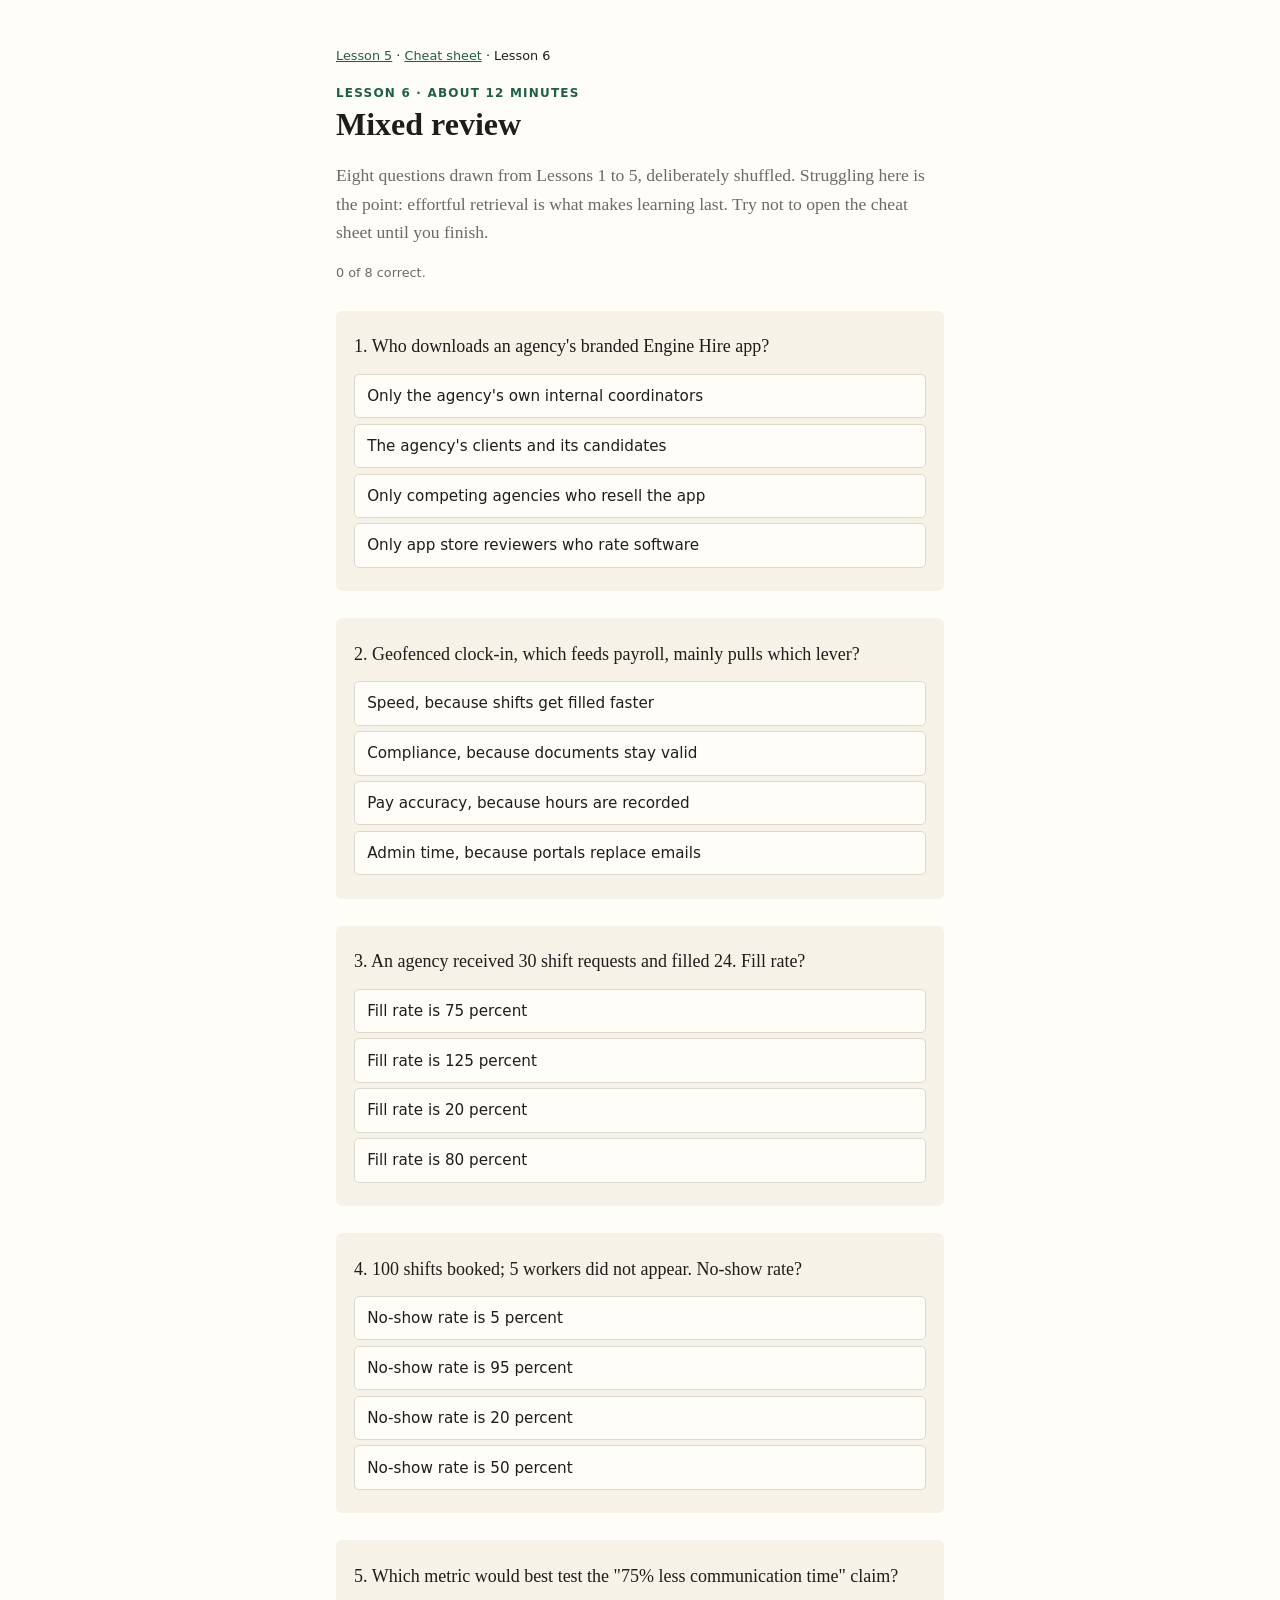
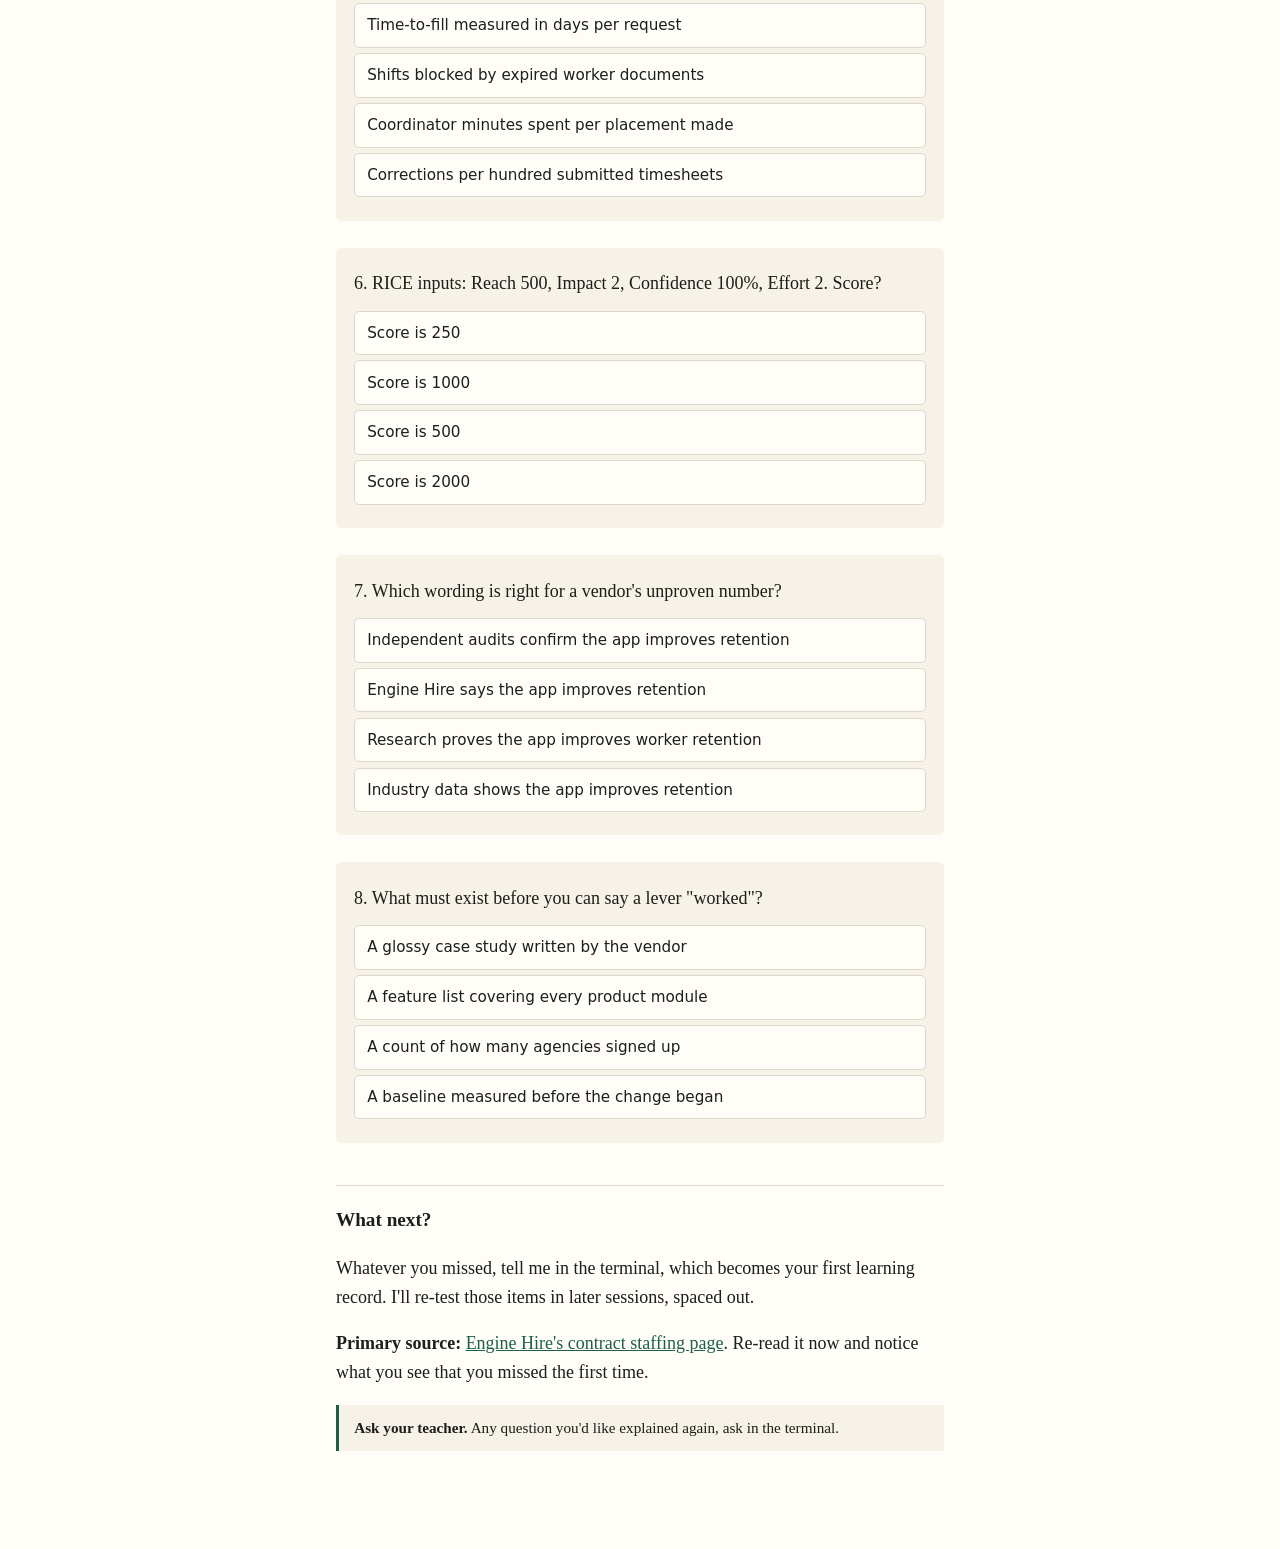
<file: lessons/0006-mixed-review.html>
<!doctype html>
<html lang="en"><head><meta charset="utf-8"><meta name="viewport" content="width=device-width,initial-scale=1">
<title>Lesson 6 – Mixed review</title>
<link rel="stylesheet" href="../assets/style.css"></head><body><main>
<nav class="crumbs"><a href="0005-prioritising-features.html">Lesson 5</a> · <a href="../reference/levers-cheatsheet.html">Cheat sheet</a> · Lesson 6</nav>
<div class="kicker">Lesson 6 · about 12 minutes</div>
<h1>Mixed review</h1>
<p class="lede">Eight questions drawn from Lessons 1 to 5, deliberately shuffled. Struggling here is the point: effortful retrieval is what makes learning last. Try not to open the cheat sheet until you finish.</p>
<p class="claim" id="score">0 of 8 correct.</p>

<div class="quiz"><p>1. Who downloads an agency's branded Engine Hire app?</p>
<button>Only the agency's own internal coordinators</button>
<button data-correct>The agency's clients and its candidates</button>
<button>Only competing agencies who resell the app</button>
<button>Only app store reviewers who rate software</button>
<div class="why">Each agency gets its own app in the store for clients and candidates (<a href="https://enginehire.io/app">app page</a>). Lesson 1.</div></div>

<div class="quiz"><p>2. Geofenced clock-in, which feeds payroll, mainly pulls which lever?</p>
<button>Speed, because shifts get filled faster</button>
<button>Compliance, because documents stay valid</button>
<button data-correct>Pay accuracy, because hours are recorded</button>
<button>Admin time, because portals replace emails</button>
<div class="why">Lessons 2 and 1. Hours logged at the site flow to timesheets and payroll.</div></div>

<div class="quiz"><p>3. An agency received 30 shift requests and filled 24. Fill rate?</p>
<button>Fill rate is 75 percent</button>
<button>Fill rate is 125 percent</button>
<button>Fill rate is 20 percent</button>
<button data-correct>Fill rate is 80 percent</button>
<div class="why">24 ÷ 30 = 0.80. Lesson 3.</div></div>

<div class="quiz"><p>4. 100 shifts booked; 5 workers did not appear. No-show rate?</p>
<button data-correct>No-show rate is 5 percent</button>
<button>No-show rate is 95 percent</button>
<button>No-show rate is 20 percent</button>
<button>No-show rate is 50 percent</button>
<div class="why">5 ÷ 100. Lesson 3.</div></div>

<div class="quiz"><p>5. Which metric would best test the "75% less communication time" claim?</p>
<button>Time-to-fill measured in days per request</button>
<button>Shifts blocked by expired worker documents</button>
<button data-correct>Coordinator minutes spent per placement made</button>
<button>Corrections per hundred submitted timesheets</button>
<div class="why">It is an admin-time claim, so measure admin time. Lessons 2 and 3.</div></div>

<div class="quiz"><p>6. RICE inputs: Reach 500, Impact 2, Confidence 100%, Effort 2. Score?</p>
<button>Score is 250</button>
<button>Score is 1000</button>
<button data-correct>Score is 500</button>
<button>Score is 2000</button>
<div class="why">(500 × 2 × 1.0) ÷ 2 = 500. Lesson 5.</div></div>

<div class="quiz"><p>7. Which wording is right for a vendor's unproven number?</p>
<button>Independent audits confirm the app improves retention</button>
<button data-correct>Engine Hire says the app improves retention</button>
<button>Research proves the app improves worker retention</button>
<button>Industry data shows the app improves retention</button>
<div class="why">Attribute it to its source. Lesson 4.</div></div>

<div class="quiz"><p>8. What must exist before you can say a lever "worked"?</p>
<button>A glossy case study written by the vendor</button>
<button>A feature list covering every product module</button>
<button>A count of how many agencies signed up</button>
<button data-correct>A baseline measured before the change began</button>
<div class="why">Without a baseline there is nothing to compare against. Lesson 3.</div></div>

<h2>What next?</h2>
<p>Whatever you missed, tell me in the terminal, which becomes your first learning record. I'll re-test those items in later sessions, spaced out.</p>
<p><strong>Primary source:</strong> <a href="https://enginehire.io/contract-staffing-software">Engine Hire's contract staffing page</a>. Re-read it now and notice what you see that you missed the first time.</p>
<div class="note"><strong>Ask your teacher.</strong> Any question you'd like explained again, ask in the terminal.</div>
</main><script src="../assets/quiz.js"></script></body></html>
</file>
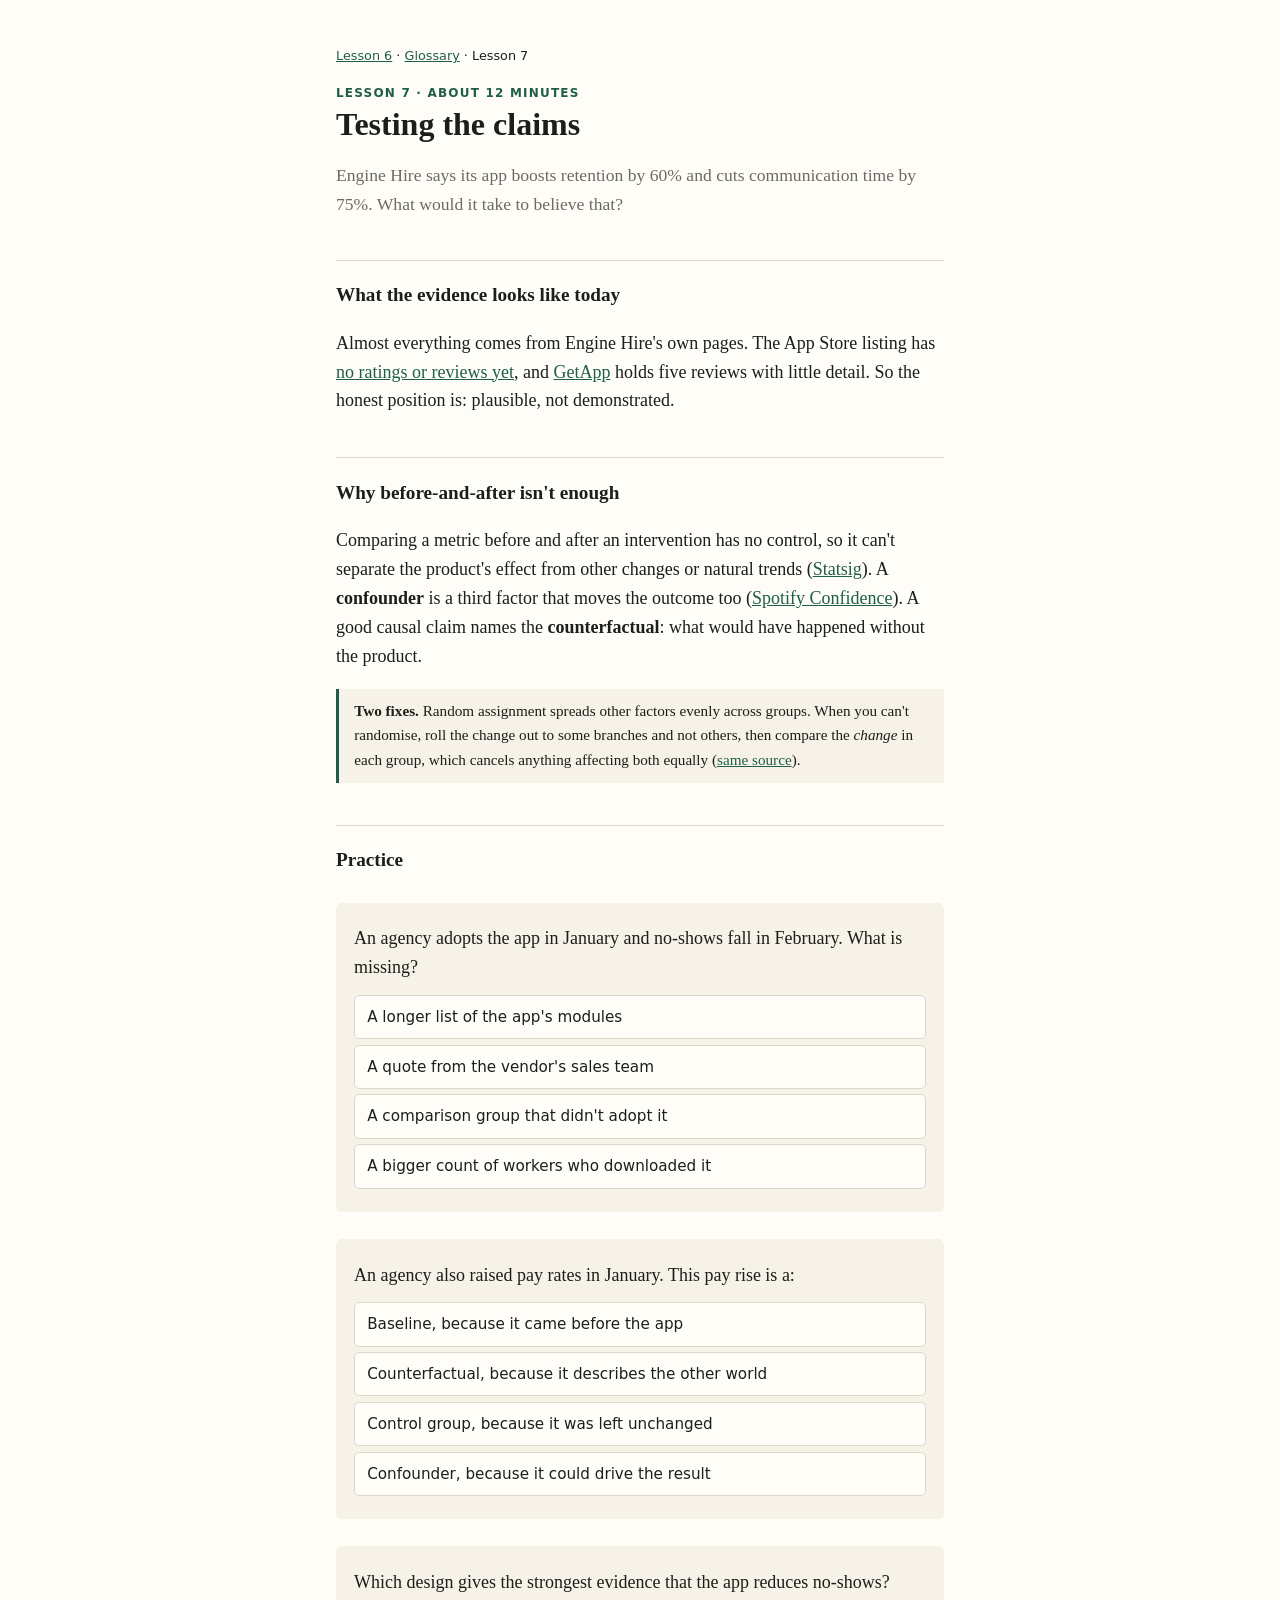
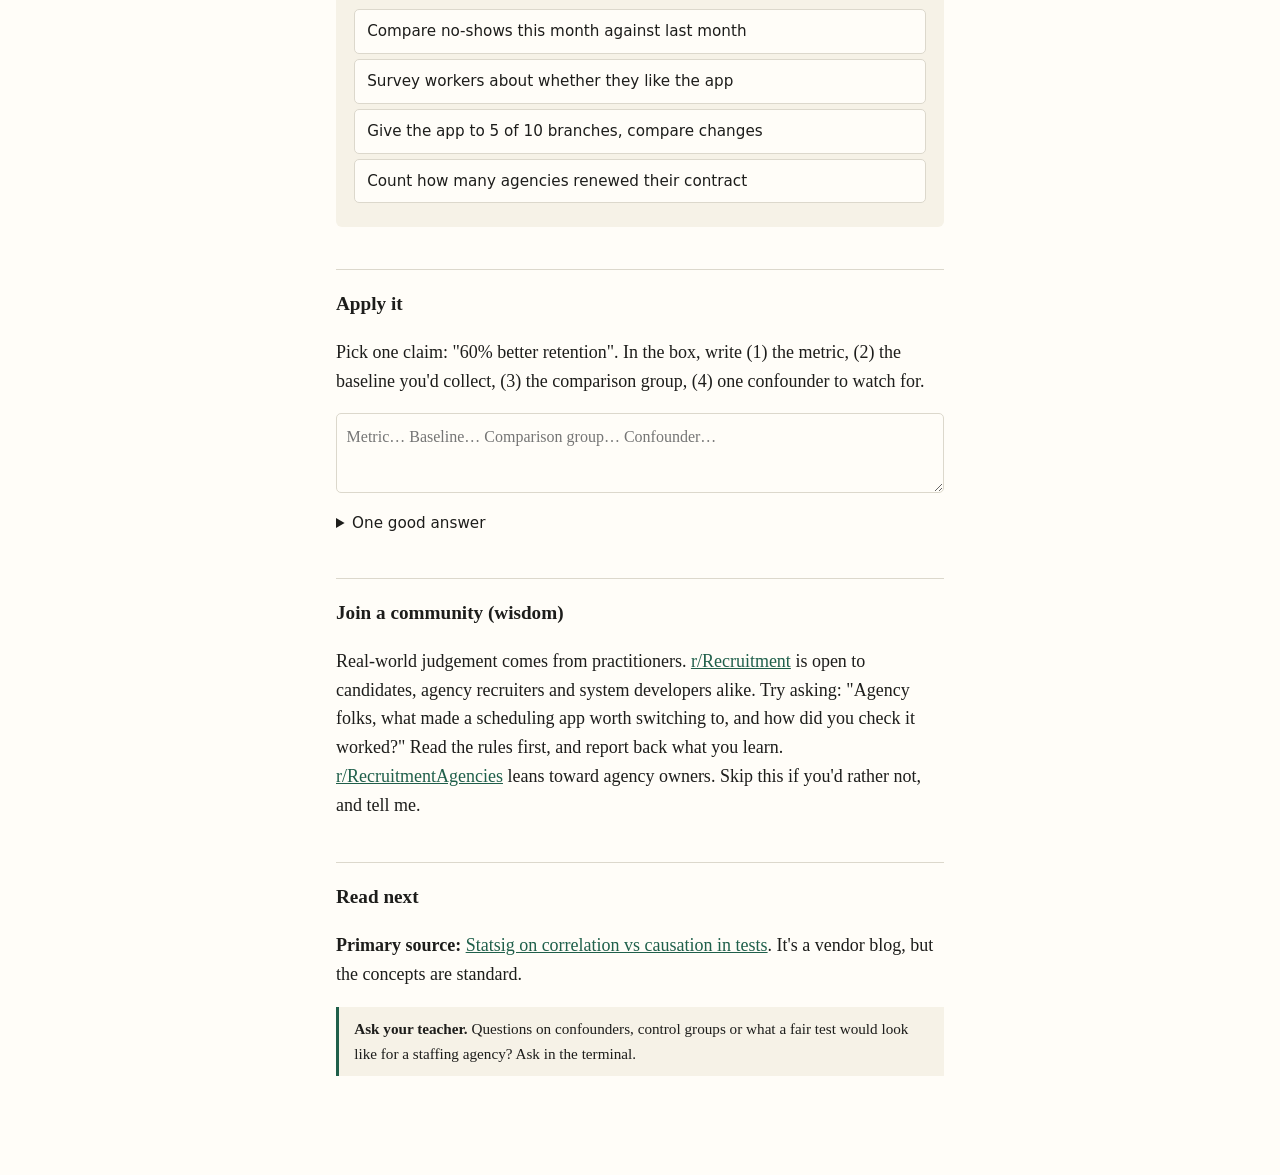
<file: lessons/0007-testing-the-claims.html>
<!doctype html>
<html lang="en"><head><meta charset="utf-8"><meta name="viewport" content="width=device-width,initial-scale=1">
<title>Lesson 7 – Testing the claims</title>
<link rel="stylesheet" href="../assets/style.css"></head><body><main>
<nav class="crumbs"><a href="0006-mixed-review.html">Lesson 6</a> · <a href="../reference/glossary.html">Glossary</a> · Lesson 7</nav>
<div class="kicker">Lesson 7 · about 12 minutes</div>
<h1>Testing the claims</h1>
<p class="lede">Engine Hire says its app boosts retention by 60% and cuts communication time by 75%. What would it take to believe that?</p>

<h2>What the evidence looks like today</h2>
<p>Almost everything comes from Engine Hire's own pages. The App Store listing has <a href="https://apps.apple.com/my/app/enginehire-app/id6444958739">no ratings or reviews yet</a>, and <a href="https://www.getapp.com/hr-employee-management-software/a/enginehire/reviews/">GetApp</a> holds five reviews with little detail. So the honest position is: plausible, not demonstrated.</p>

<h2>Why before-and-after isn't enough</h2>
<p>Comparing a metric before and after an intervention has no control, so it can't separate the product's effect from other changes or natural trends (<a href="https://statsig.com/perspectives/ab-testing-correlation-causation-pitfalls">Statsig</a>). A <strong>confounder</strong> is a third factor that moves the outcome too (<a href="https://confidence.spotify.com/glossary/confounding-variables.md">Spotify Confidence</a>). A good causal claim names the <strong>counterfactual</strong>: what would have happened without the product.</p>
<div class="note"><strong>Two fixes.</strong> Random assignment spreads other factors evenly across groups. When you can't randomise, roll the change out to some branches and not others, then compare the <em>change</em> in each group, which cancels anything affecting both equally (<a href="https://statsig.com/perspectives/ab-testing-correlation-causation-pitfalls">same source</a>).</div>

<h2>Practice</h2>
<div class="quiz"><p>An agency adopts the app in January and no-shows fall in February. What is missing?</p>
<button>A longer list of the app's modules</button>
<button>A quote from the vendor's sales team</button>
<button data-correct>A comparison group that didn't adopt it</button>
<button>A bigger count of workers who downloaded it</button>
<div class="why">Without a comparison group you can't rule out seasonal or other changes.</div></div>

<div class="quiz"><p>An agency also raised pay rates in January. This pay rise is a:</p>
<button>Baseline, because it came before the app</button>
<button>Counterfactual, because it describes the other world</button>
<button>Control group, because it was left unchanged</button>
<button data-correct>Confounder, because it could drive the result</button>
<div class="why">Higher pay could itself reduce no-shows, muddying the app's effect.</div></div>

<div class="quiz"><p>Which design gives the strongest evidence that the app reduces no-shows?</p>
<button>Compare no-shows this month against last month</button>
<button>Survey workers about whether they like the app</button>
<button data-correct>Give the app to 5 of 10 branches, compare changes</button>
<button>Count how many agencies renewed their contract</button>
<div class="why">Treated and untreated branches share the same season and market, so comparing their changes isolates the app's effect (ideally with random choice of branches).</div></div>

<h2>Apply it</h2>
<p>Pick one claim: "60% better retention". In the box, write (1) the metric, (2) the baseline you'd collect, (3) the comparison group, (4) one confounder to watch for.</p>
<textarea class="recall" placeholder="Metric… Baseline… Comparison group… Confounder…"></textarea>
<details class="reveal"><summary>One good answer</summary>Metric: share of workers still taking shifts after 90 days. Baseline: the same figure for the prior 6 months. Comparison: branches not yet on the app. Confounder: a pay-rate change or a seasonal peak. Also ask how the vendor defined "retention".</details>

<h2>Join a community (wisdom)</h2>
<p>Real-world judgement comes from practitioners. <a href="https://www.reddit.com/r/Recruitment/">r/Recruitment</a> is open to candidates, agency recruiters and system developers alike. Try asking: "Agency folks, what made a scheduling app worth switching to, and how did you check it worked?" Read the rules first, and report back what you learn. <a href="https://www.reddit.com/r/RecruitmentAgencies/">r/RecruitmentAgencies</a> leans toward agency owners. Skip this if you'd rather not, and tell me.</p>

<h2>Read next</h2>
<p><strong>Primary source:</strong> <a href="https://statsig.com/perspectives/ab-testing-correlation-causation-pitfalls">Statsig on correlation vs causation in tests</a>. It's a vendor blog, but the concepts are standard.</p>
<div class="note"><strong>Ask your teacher.</strong> Questions on confounders, control groups or what a fair test would look like for a staffing agency? Ask in the terminal.</div>
</main><script src="../assets/quiz.js"></script></body></html>
</file>
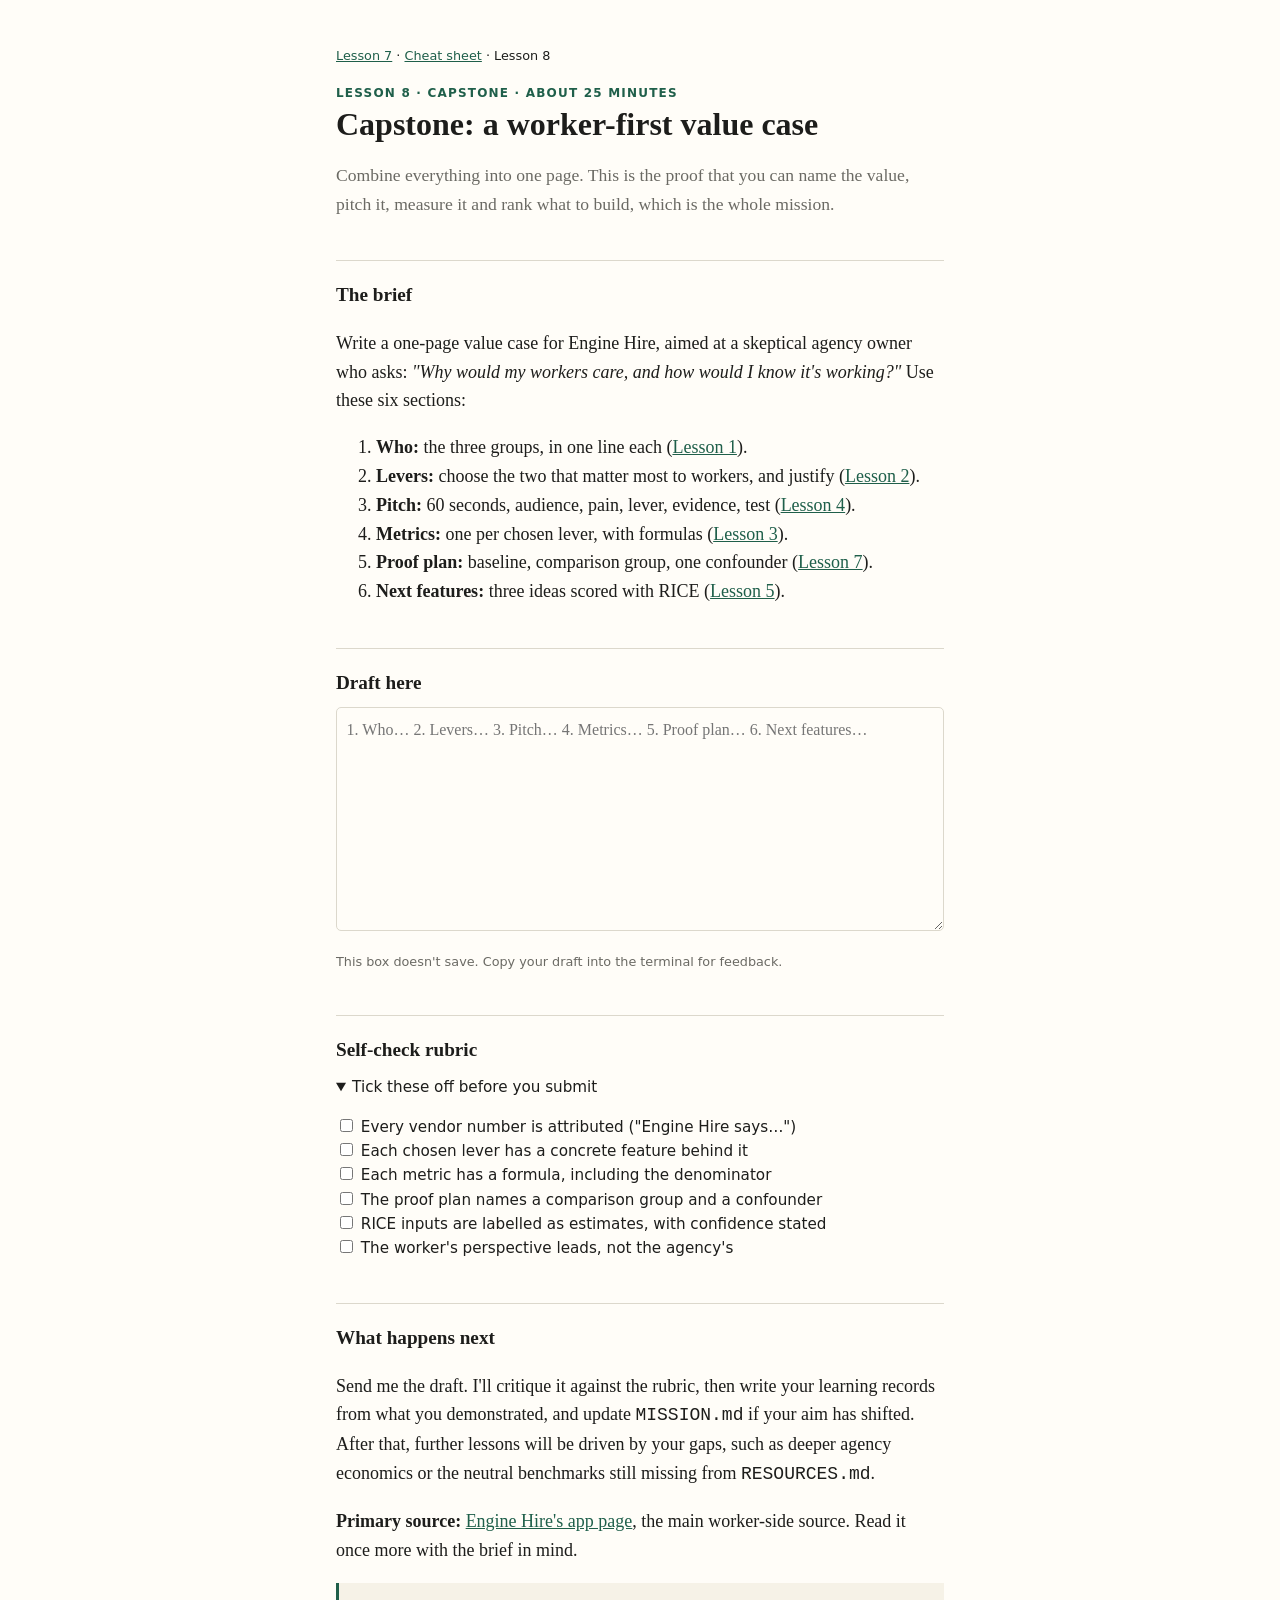
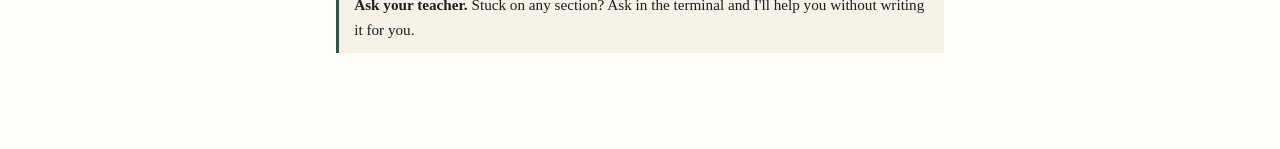
<file: lessons/0008-capstone-value-case.html>
<!doctype html>
<html lang="en"><head><meta charset="utf-8"><meta name="viewport" content="width=device-width,initial-scale=1">
<title>Lesson 8 – Capstone value case</title>
<link rel="stylesheet" href="../assets/style.css"></head><body><main>
<nav class="crumbs"><a href="0007-testing-the-claims.html">Lesson 7</a> · <a href="../reference/levers-cheatsheet.html">Cheat sheet</a> · Lesson 8</nav>
<div class="kicker">Lesson 8 · capstone · about 25 minutes</div>
<h1>Capstone: a worker-first value case</h1>
<p class="lede">Combine everything into one page. This is the proof that you can name the value, pitch it, measure it and rank what to build, which is the whole mission.</p>

<h2>The brief</h2>
<p>Write a one-page value case for Engine Hire, aimed at a skeptical agency owner who asks: <em>"Why would my workers care, and how would I know it's working?"</em> Use these six sections:</p>
<ol>
<li><strong>Who:</strong> the three groups, in one line each (<a href="0001-who-are-the-customers.html">Lesson 1</a>).</li>
<li><strong>Levers:</strong> choose the two that matter most to workers, and justify (<a href="0002-modules-to-value-levers.html">Lesson 2</a>).</li>
<li><strong>Pitch:</strong> 60 seconds, audience, pain, lever, evidence, test (<a href="0004-the-sixty-second-pitch.html">Lesson 4</a>).</li>
<li><strong>Metrics:</strong> one per chosen lever, with formulas (<a href="0003-measuring-the-levers.html">Lesson 3</a>).</li>
<li><strong>Proof plan:</strong> baseline, comparison group, one confounder (<a href="0007-testing-the-claims.html">Lesson 7</a>).</li>
<li><strong>Next features:</strong> three ideas scored with RICE (<a href="0005-prioritising-features.html">Lesson 5</a>).</li>
</ol>

<h2>Draft here</h2>
<textarea class="recall" style="min-height:14em" placeholder="1. Who… 2. Levers… 3. Pitch… 4. Metrics… 5. Proof plan… 6. Next features…"></textarea>
<p class="claim">This box doesn't save. Copy your draft into the terminal for feedback.</p>

<h2>Self-check rubric</h2>
<details class="reveal" open><summary>Tick these off before you submit</summary><ul style="list-style:none;padding-left:0">
<li><label><input type="checkbox"> Every vendor number is attributed ("Engine Hire says…")</label></li>
<li><label><input type="checkbox"> Each chosen lever has a concrete feature behind it</label></li>
<li><label><input type="checkbox"> Each metric has a formula, including the denominator</label></li>
<li><label><input type="checkbox"> The proof plan names a comparison group and a confounder</label></li>
<li><label><input type="checkbox"> RICE inputs are labelled as estimates, with confidence stated</label></li>
<li><label><input type="checkbox"> The worker's perspective leads, not the agency's</label></li>
</ul></details>

<h2>What happens next</h2>
<p>Send me the draft. I'll critique it against the rubric, then write your learning records from what you demonstrated, and update <code>MISSION.md</code> if your aim has shifted. After that, further lessons will be driven by your gaps, such as deeper agency economics or the neutral benchmarks still missing from <code>RESOURCES.md</code>.</p>
<p><strong>Primary source:</strong> <a href="https://enginehire.io/app">Engine Hire's app page</a>, the main worker-side source. Read it once more with the brief in mind.</p>
<div class="note"><strong>Ask your teacher.</strong> Stuck on any section? Ask in the terminal and I'll help you without writing it for you.</div>
</main><script src="../assets/quiz.js"></script></body></html>
</file>
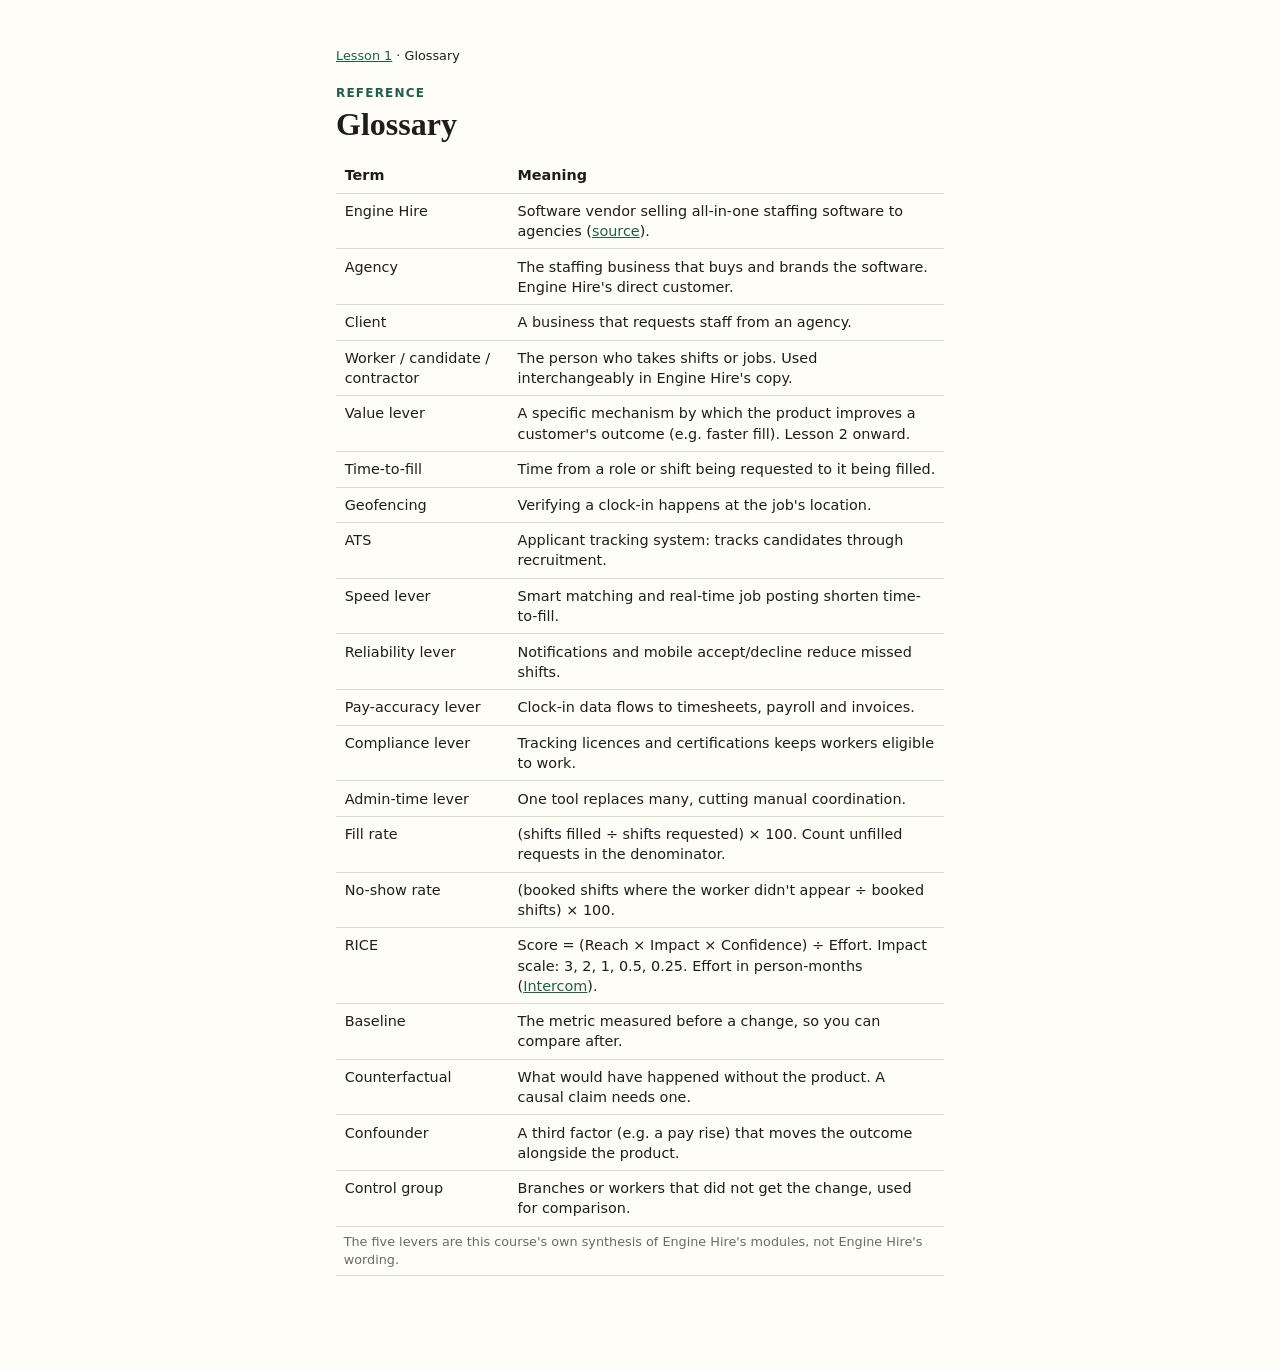
<file: reference/glossary.html>
<!doctype html>
<html lang="en"><head><meta charset="utf-8"><meta name="viewport" content="width=device-width,initial-scale=1">
<title>Engine Hire Glossary</title><link rel="stylesheet" href="../assets/style.css"></head><body><main>
<nav class="crumbs"><a href="../lessons/0001-who-are-the-customers.html">Lesson 1</a> · Glossary</nav>
<div class="kicker">Reference</div><h1>Glossary</h1>
<table>
<tr><th>Term</th><th>Meaning</th></tr>
<tr><td>Engine Hire</td><td>Software vendor selling all-in-one staffing software to agencies (<a href="https://enginehire.io/contract-staffing-software">source</a>).</td></tr>
<tr><td>Agency</td><td>The staffing business that buys and brands the software. Engine Hire's direct customer.</td></tr>
<tr><td>Client</td><td>A business that requests staff from an agency.</td></tr>
<tr><td>Worker / candidate / contractor</td><td>The person who takes shifts or jobs. Used interchangeably in Engine Hire's copy.</td></tr>
<tr><td>Value lever</td><td>A specific mechanism by which the product improves a customer's outcome (e.g. faster fill). Lesson 2 onward.</td></tr>
<tr><td>Time-to-fill</td><td>Time from a role or shift being requested to it being filled.</td></tr>
<tr><td>Geofencing</td><td>Verifying a clock-in happens at the job's location.</td></tr>
<tr><td>ATS</td><td>Applicant tracking system: tracks candidates through recruitment.</td></tr>
<tr><td>Speed lever</td><td>Smart matching and real-time job posting shorten time-to-fill.</td></tr>
<tr><td>Reliability lever</td><td>Notifications and mobile accept/decline reduce missed shifts.</td></tr>
<tr><td>Pay-accuracy lever</td><td>Clock-in data flows to timesheets, payroll and invoices.</td></tr>
<tr><td>Compliance lever</td><td>Tracking licences and certifications keeps workers eligible to work.</td></tr>
<tr><td>Admin-time lever</td><td>One tool replaces many, cutting manual coordination.</td></tr>
<tr><td>Fill rate</td><td>(shifts filled ÷ shifts requested) × 100. Count unfilled requests in the denominator.</td></tr>
<tr><td>No-show rate</td><td>(booked shifts where the worker didn't appear ÷ booked shifts) × 100.</td></tr>
<tr><td>RICE</td><td>Score = (Reach × Impact × Confidence) ÷ Effort. Impact scale: 3, 2, 1, 0.5, 0.25. Effort in person-months (<a href="https://www.intercom.com/blog/rice-simple-prioritization-for-product-managers/">Intercom</a>).</td></tr>
<tr><td>Baseline</td><td>The metric measured before a change, so you can compare after.</td></tr>
<tr><td>Counterfactual</td><td>What would have happened without the product. A causal claim needs one.</td></tr>
<tr><td>Confounder</td><td>A third factor (e.g. a pay rise) that moves the outcome alongside the product.</td></tr>
<tr><td>Control group</td><td>Branches or workers that did not get the change, used for comparison.</td></tr>
<tr><td colspan="2" class="claim">The five levers are this course's own synthesis of Engine Hire's modules, not Engine Hire's wording.</td></tr>
</table></main></body></html>
</file>
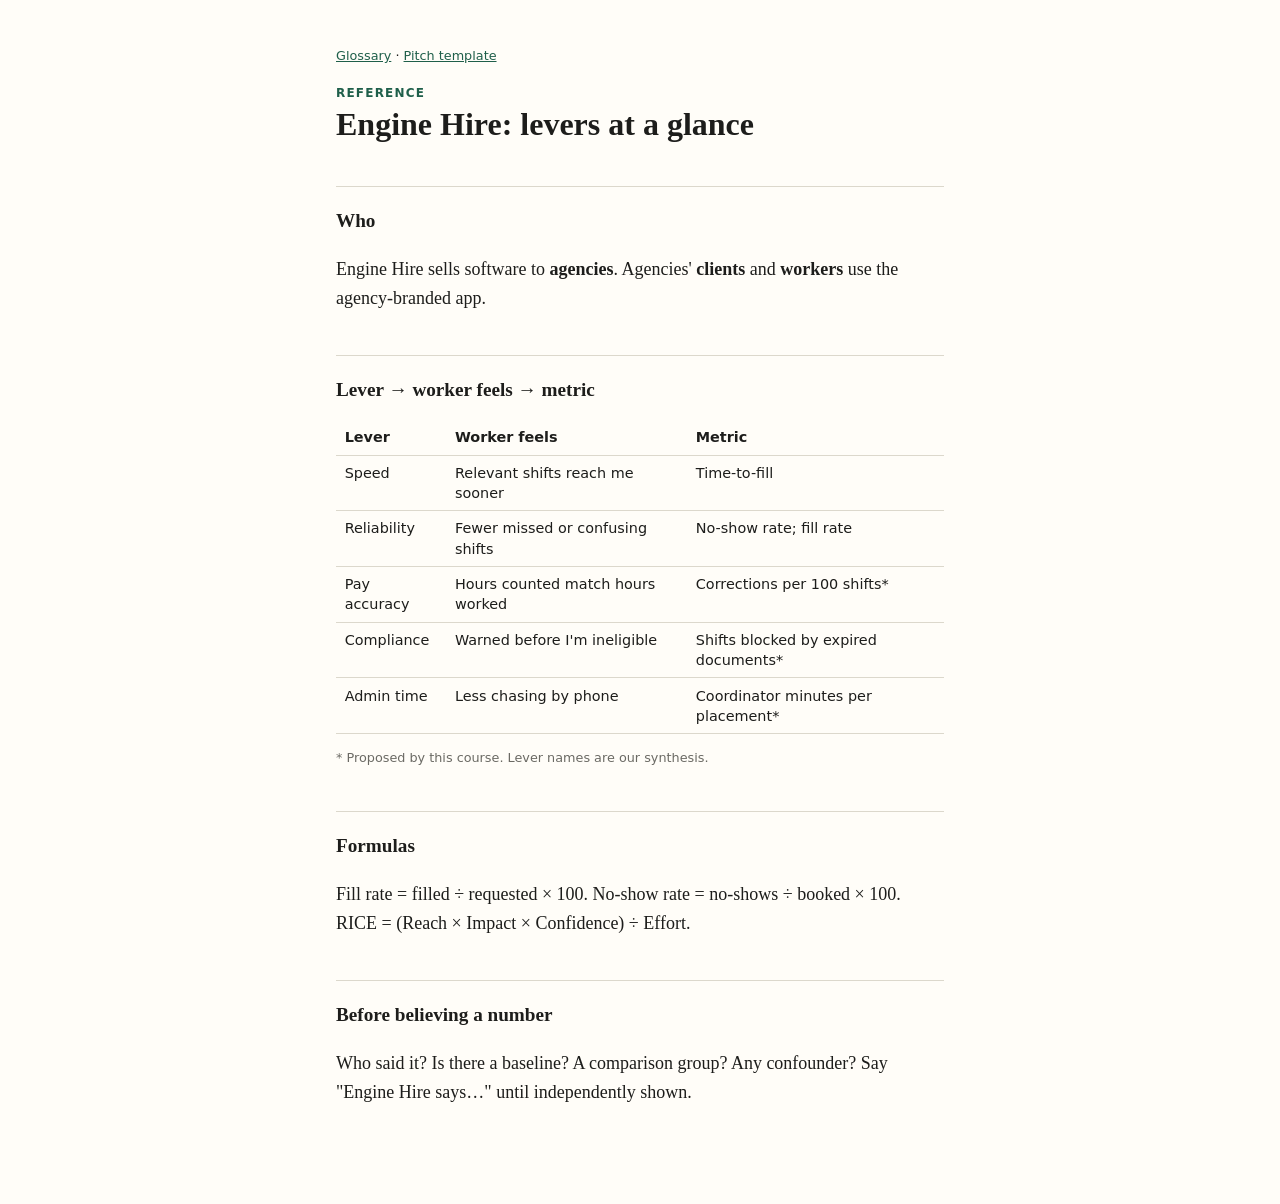
<file: reference/levers-cheatsheet.html>
<!doctype html>
<html lang="en"><head><meta charset="utf-8"><meta name="viewport" content="width=device-width,initial-scale=1">
<title>Levers Cheat Sheet</title><link rel="stylesheet" href="../assets/style.css"></head><body><main>
<nav class="crumbs"><a href="glossary.html">Glossary</a> · <a href="pitch-template.html">Pitch template</a></nav>
<div class="kicker">Reference</div><h1>Engine Hire: levers at a glance</h1>
<h2>Who</h2>
<p>Engine Hire sells software to <strong>agencies</strong>. Agencies' <strong>clients</strong> and <strong>workers</strong> use the agency-branded app.</p>
<h2>Lever → worker feels → metric</h2>
<table>
<tr><th>Lever</th><th>Worker feels</th><th>Metric</th></tr>
<tr><td>Speed</td><td>Relevant shifts reach me sooner</td><td>Time-to-fill</td></tr>
<tr><td>Reliability</td><td>Fewer missed or confusing shifts</td><td>No-show rate; fill rate</td></tr>
<tr><td>Pay accuracy</td><td>Hours counted match hours worked</td><td>Corrections per 100 shifts*</td></tr>
<tr><td>Compliance</td><td>Warned before I'm ineligible</td><td>Shifts blocked by expired documents*</td></tr>
<tr><td>Admin time</td><td>Less chasing by phone</td><td>Coordinator minutes per placement*</td></tr>
</table>
<p class="claim">* Proposed by this course. Lever names are our synthesis.</p>
<h2>Formulas</h2>
<p>Fill rate = filled ÷ requested × 100. No-show rate = no-shows ÷ booked × 100. RICE = (Reach × Impact × Confidence) ÷ Effort.</p>
<h2>Before believing a number</h2>
<p>Who said it? Is there a baseline? A comparison group? Any confounder? Say "Engine Hire says…" until independently shown.</p></main></body></html>
</file>
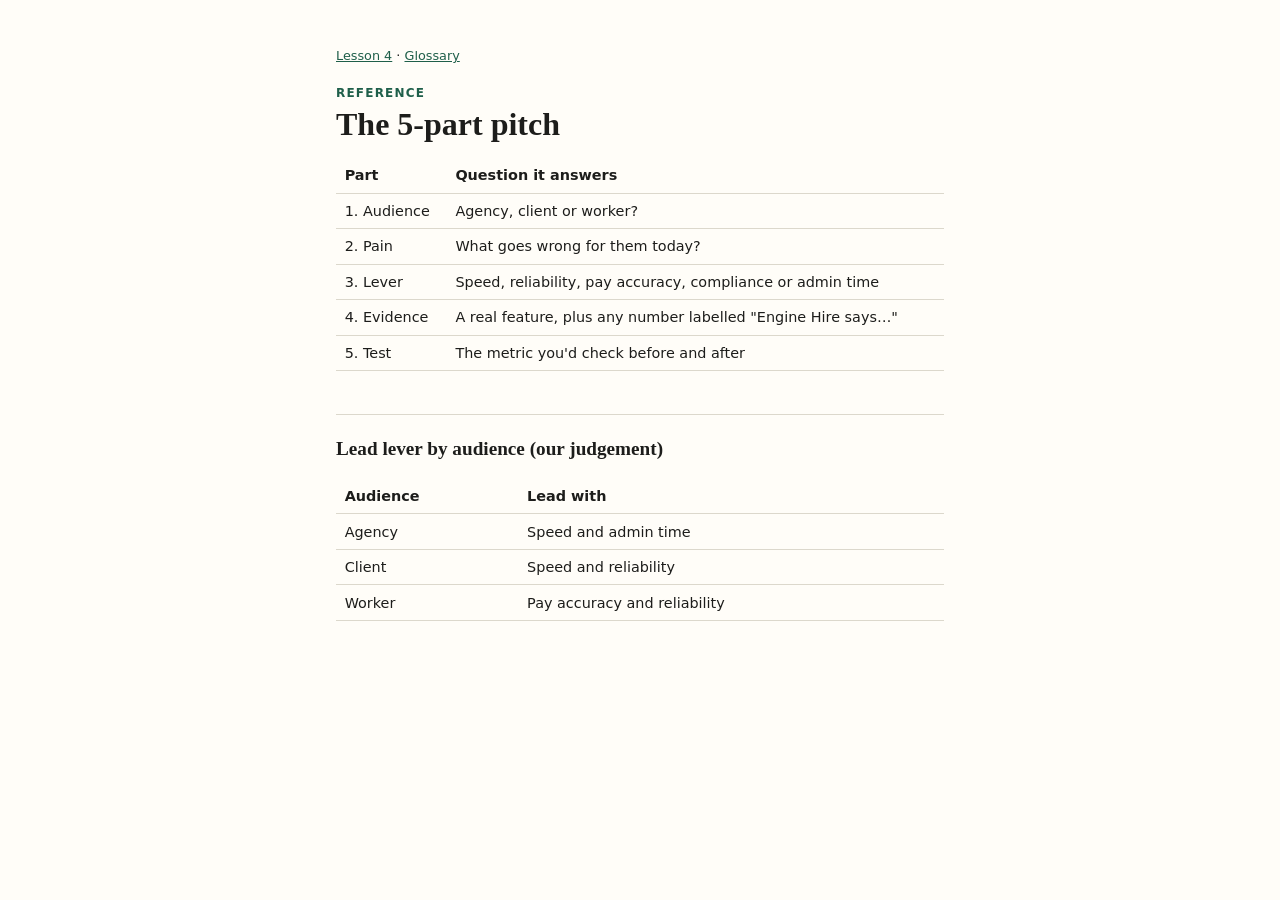
<file: reference/pitch-template.html>
<!doctype html>
<html lang="en"><head><meta charset="utf-8"><meta name="viewport" content="width=device-width,initial-scale=1">
<title>Pitch Template</title><link rel="stylesheet" href="../assets/style.css"></head><body><main>
<nav class="crumbs"><a href="../lessons/0004-the-sixty-second-pitch.html">Lesson 4</a> · <a href="glossary.html">Glossary</a></nav>
<div class="kicker">Reference</div><h1>The 5-part pitch</h1>
<table>
<tr><th>Part</th><th>Question it answers</th></tr>
<tr><td>1. Audience</td><td>Agency, client or worker?</td></tr>
<tr><td>2. Pain</td><td>What goes wrong for them today?</td></tr>
<tr><td>3. Lever</td><td>Speed, reliability, pay accuracy, compliance or admin time</td></tr>
<tr><td>4. Evidence</td><td>A real feature, plus any number labelled "Engine Hire says…"</td></tr>
<tr><td>5. Test</td><td>The metric you'd check before and after</td></tr>
</table>
<h2>Lead lever by audience (our judgement)</h2>
<table>
<tr><th>Audience</th><th>Lead with</th></tr>
<tr><td>Agency</td><td>Speed and admin time</td></tr>
<tr><td>Client</td><td>Speed and reliability</td></tr>
<tr><td>Worker</td><td>Pay accuracy and reliability</td></tr>
</table></main></body></html>
</file>
<file: assets/style.css>
:root{--bg:#fffdf8;--fg:#1d1d1b;--mute:#6b6a64;--rule:#dcd8cc;--accent:#1f5f4a;--ok:#1f6f3f;--bad:#a23a2a;--card:#f6f2e7}
@media(prefers-color-scheme:dark){:root{--bg:#161614;--fg:#ece9df;--mute:#9a978c;--rule:#33322d;--accent:#7cc4a6;--ok:#7cd09a;--bad:#e8917f;--card:#1f1f1c}}
*{box-sizing:border-box}
body{margin:0;background:var(--bg);color:var(--fg);font:18px/1.6 Georgia,"Iowan Old Style",serif}
main{max-width:40rem;margin:0 auto;padding:3rem 1rem 5rem}
h1{font-size:2rem;line-height:1.2;margin:.2em 0}
h2{font-size:1.2rem;margin:2.2em 0 .4em;border-top:1px solid var(--rule);padding-top:1em}
.kicker{font:600 .75rem/1 system-ui,sans-serif;letter-spacing:.1em;text-transform:uppercase;color:var(--accent)}
.lede{color:var(--mute);font-size:1.1rem}
a{color:var(--accent)}
table{border-collapse:collapse;width:100%;font:.9rem/1.4 system-ui,sans-serif;margin:1em 0}
th,td{text-align:left;padding:.5em .6em;border-bottom:1px solid var(--rule);vertical-align:top}
.note{background:var(--card);border-left:3px solid var(--accent);padding:.7em 1em;font-size:.95rem;margin:1.2em 0}
.claim{font-size:.8rem;color:var(--mute);font-family:system-ui,sans-serif}
nav.crumbs{font:.8rem system-ui,sans-serif;margin-bottom:1.5rem}
.quiz{margin:1.5em 0;padding:1em;background:var(--card);border-radius:6px;font-family:system-ui,sans-serif}
.quiz p{margin:.2em 0 .7em;font-family:Georgia,serif}
.quiz button{display:block;width:100%;text-align:left;margin:.35em 0;padding:.6em .8em;font:inherit;font-size:.95rem;color:var(--fg);background:var(--bg);border:1px solid var(--rule);border-radius:5px;cursor:pointer}
.quiz button:hover:not(:disabled){border-color:var(--accent)}
.quiz button.ok{border-color:var(--ok);background:color-mix(in srgb,var(--ok) 15%,var(--bg))}
.quiz button.bad{border-color:var(--bad);background:color-mix(in srgb,var(--bad) 15%,var(--bg))}
.quiz .why{display:none;font-size:.9rem;margin-top:.6em;color:var(--mute)}
.quiz.done .why{display:block}
textarea.recall{width:100%;min-height:5em;font:inherit;font-size:1rem;padding:.6em;background:var(--bg);color:var(--fg);border:1px solid var(--rule);border-radius:5px}
details.reveal{margin:.6em 0;font-family:system-ui,sans-serif;font-size:.95rem}
table.rice input{width:4.5rem;font:inherit;padding:.25em;background:var(--bg);color:var(--fg);border:1px solid var(--rule);border-radius:4px}
table.rice .score,table.rice .rank{font-weight:600}
</file>
